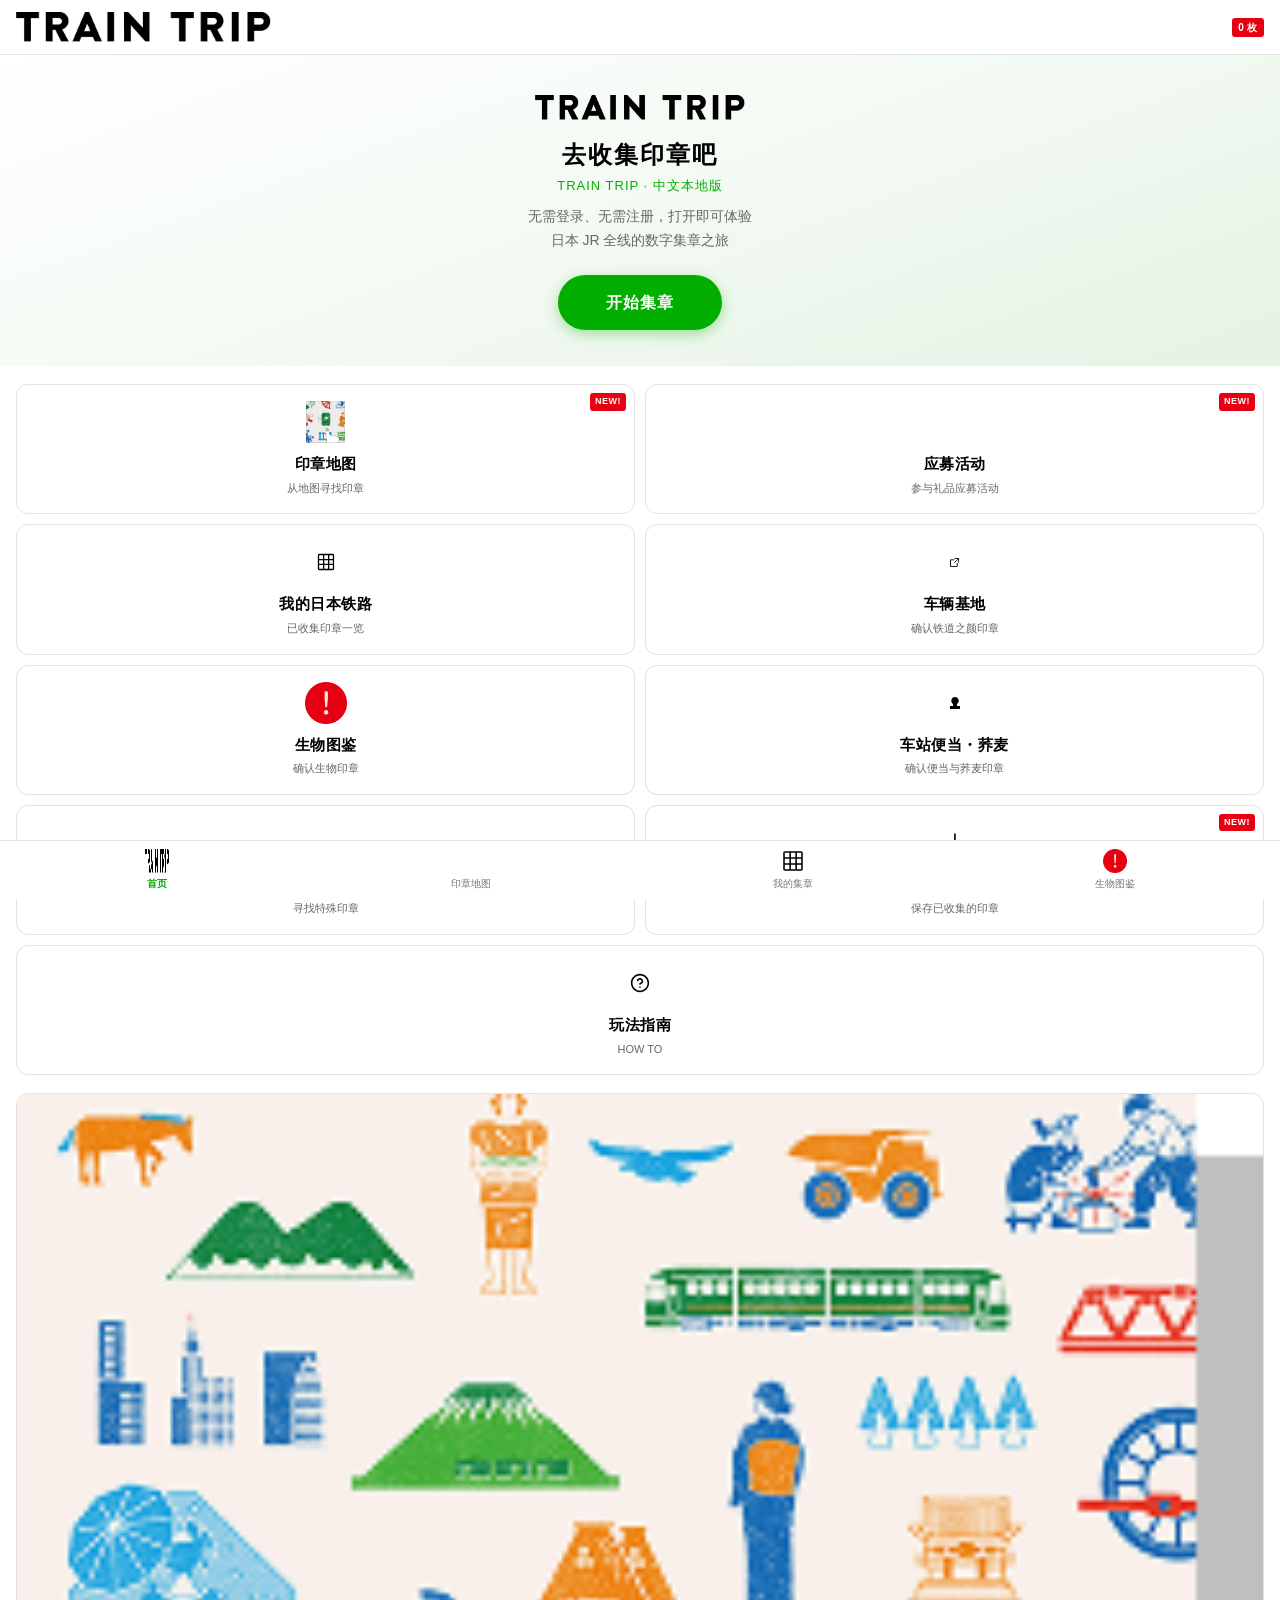
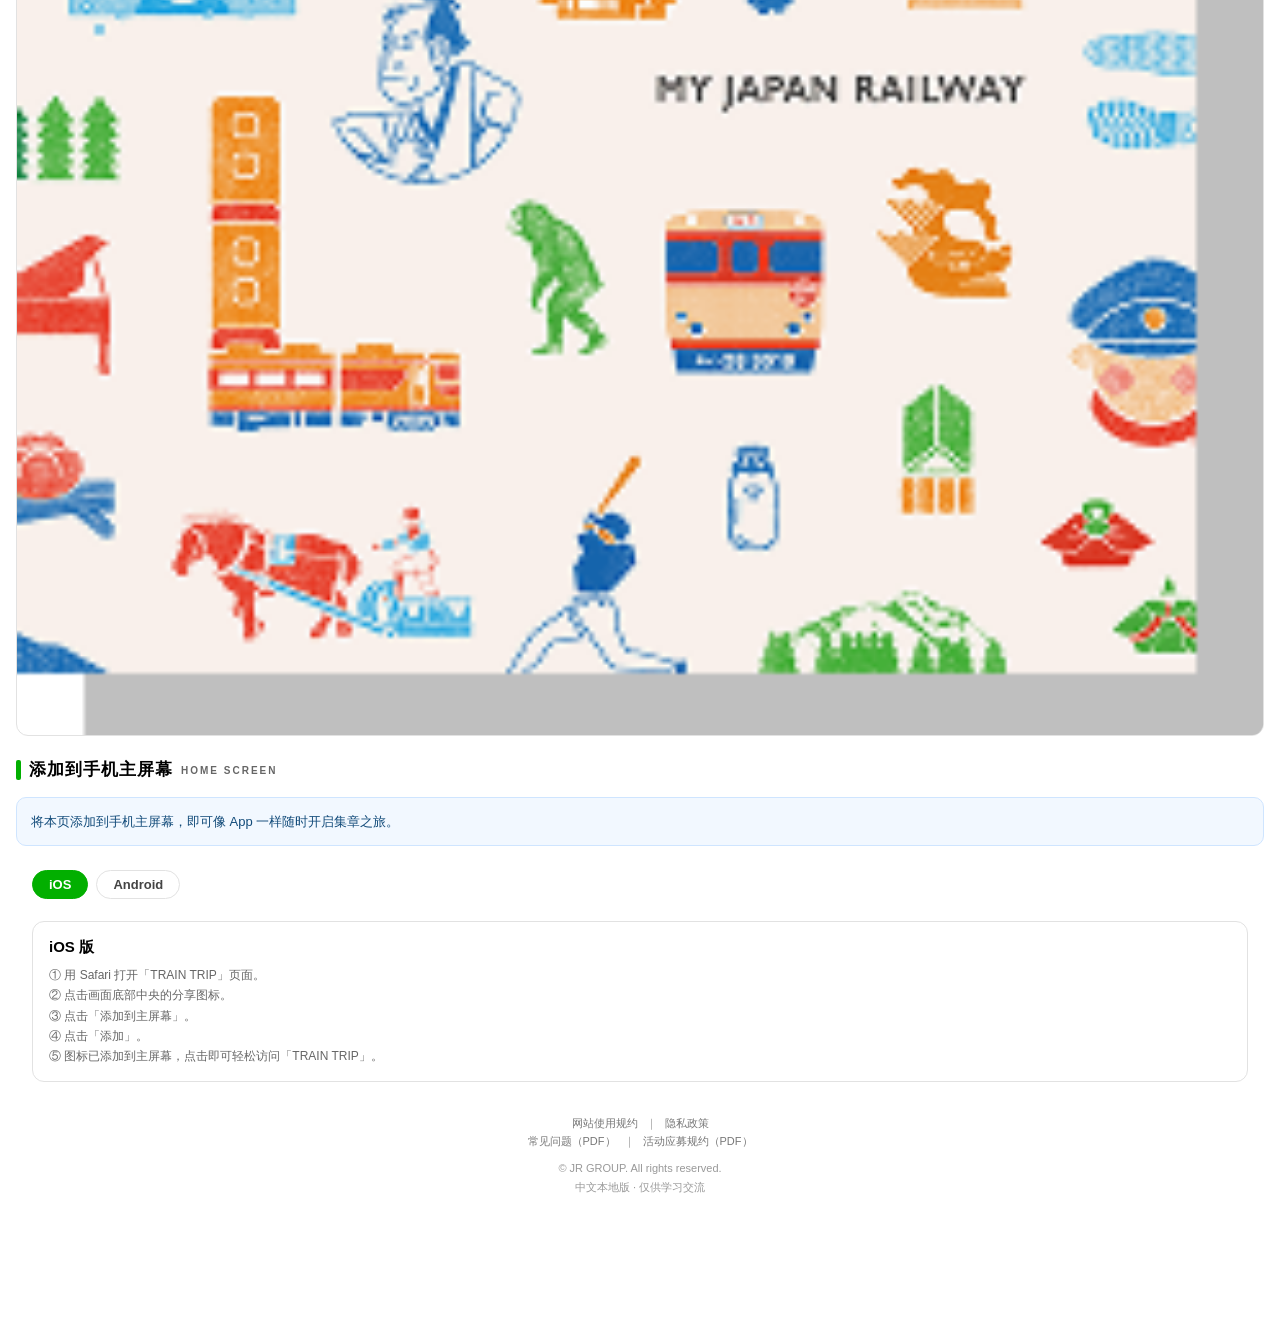
<file: index.html>
<!DOCTYPE html>
<html lang="zh-CN">
<head>
<meta charset="UTF-8">
<meta name="viewport" content="width=device-width, initial-scale=1, viewport-fit=cover">
<meta name="format-detection" content="telephone=no,address=no,email=no">
<title>TRAIN TRIP｜JR集团 集章之旅（中文本地版）</title>
<link rel="stylesheet" href="css/style.css">
<link rel="icon" href="assets/img/common/logo-traintrip.png">
</head>
<body>
<div class="page">

  <header class="site-header">
    <a class="logo" href="index.html"><img src="assets/img/common/logo-traintrip.png" alt="TRAIN TRIP"></a>
    <div class="header-actions">
      <span class="badge-new" id="stampCountTop">0 枚</span>
    </div>
  </header>

  <section class="hero">
    <img class="hero-logo" src="assets/img/common/logo-traintrip.png" alt="TRAIN TRIP">
    <h1>去收集印章吧<span class="sub">TRAIN TRIP · 中文本地版</span></h1>
    <p class="desc">无需登录、无需注册，打开即可体验<br>日本 JR 全线的数字集章之旅</p>
    <a class="cta" href="find.html">开始集章</a>
  </section>

  <nav class="menu-grid">
    <a class="menu-item" href="find.html">
      <span class="mi-new">NEW!</span>
      <span class="mi-icon"><img src="assets/img/find/img-job_stamp.png" alt=""></span>
      <span class="mi-title">印章地图</span>
      <span class="mi-sub">从地图寻找印章</span>
    </a>
    <a class="menu-item" href="campaign.html">
      <span class="mi-new">NEW!</span>
      <span class="mi-icon"><img src="assets/img/common/icon-star.svg" alt=""></span>
      <span class="mi-title">应募活动</span>
      <span class="mi-sub">参与礼品应募活动</span>
    </a>
    <a class="menu-item" href="my.html">
      <span class="mi-icon"><img src="assets/img/common/icon-grid.svg" alt=""></span>
      <span class="mi-title">我的日本铁路</span>
      <span class="mi-sub">已收集印章一览</span>
    </a>
    <a class="menu-item" href="traindepot.html">
      <span class="mi-icon"><img src="assets/img/common/icon-blank.svg" alt=""></span>
      <span class="mi-title">车辆基地</span>
      <span class="mi-sub">确认铁道之颜印章</span>
    </a>
    <a class="menu-item" href="ikimono.html">
      <span class="mi-icon"><img src="assets/img/common/icon-annotation.png" alt=""></span>
      <span class="mi-title">生物图鉴</span>
      <span class="mi-sub">确认生物印章</span>
    </a>
    <a class="menu-item" href="ekiben.html">
      <span class="mi-icon"><img src="assets/img/common/icon-all.svg" alt=""></span>
      <span class="mi-title">车站便当・荞麦</span>
      <span class="mi-sub">确认便当与荞麦印章</span>
    </a>
    <a class="menu-item" href="special-stamp.html">
      <span class="mi-icon"><img src="assets/img/common/icon-star.svg" alt=""></span>
      <span class="mi-title">特殊印章</span>
      <span class="mi-sub">寻找特殊印章</span>
    </a>
    <a class="menu-item" href="save.html">
      <span class="mi-new">NEW!</span>
      <span class="mi-icon"><img src="assets/img/common/icon-save.svg" alt=""></span>
      <span class="mi-title">保存印章</span>
      <span class="mi-sub">保存已收集的印章</span>
    </a>
    <a class="menu-item full" href="howto.html">
      <span class="mi-icon"><img src="assets/img/common/icon-help.svg" alt=""></span>
      <span class="mi-title">玩法指南</span>
      <span class="mi-sub">HOW TO</span>
    </a>
  </nav>

  <div class="top-banner">
    <img src="assets/img/campaign/img-01.png" alt="TRAIN TRIP 集章活动">
  </div>

  <section class="section">
    <h2 class="section-title">添加到手机主屏幕<span class="en">HOME SCREEN</span></h2>
    <p class="notice info">将本页添加到手机主屏幕，即可像 App 一样随时开启集章之旅。</p>

    <div class="filter-tabs">
      <button class="filter-tab active" onclick="switchOs('ios', this)">iOS</button>
      <button class="filter-tab" onclick="switchOs('android', this)">Android</button>
    </div>

    <div id="howto-ios" class="section">
      <div class="card"><h3>iOS 版</h3><div class="meta">
        ① 用 Safari 打开「TRAIN TRIP」页面。<br>
        ② 点击画面底部中央的分享图标。<br>
        ③ 点击「添加到主屏幕」。<br>
        ④ 点击「添加」。<br>
        ⑤ 图标已添加到主屏幕，点击即可轻松访问「TRAIN TRIP」。
      </div></div>
    </div>
    <div id="howto-android" class="section hidden">
      <div class="card"><h3>Android 版</h3><div class="meta">
        ① 用 Chrome 打开「TRAIN TRIP」页面。<br>
        ② 点击右上角菜单图标。<br>
        ③ 点击「添加到主屏幕」。<br>
        ④ 点击「添加」。<br>
        ⑤ 图标已添加到主屏幕，点击即可轻松访问「TRAIN TRIP」。
      </div></div>
    </div>
  </section>

  <footer class="footer">
    <a href="terms.html">网站使用规约</a>｜<a href="privacy.html">隐私政策</a><br>
    <a href="assets/faq.pdf">常见问题（PDF）</a>｜<a href="assets/present_campaign.pdf">活动应募规约（PDF）</a>
    <p class="copyright">© JR GROUP. All rights reserved.<br>中文本地版 · 仅供学习交流</p>
  </footer>

  <nav class="bottom-nav">
    <a href="index.html" class="active"><img src="assets/img/common/logo-traintrip.png" alt="">首页</a>
    <a href="find.html"><img src="assets/img/find/pin_station_white.png" alt="">印章地图</a>
    <a href="my.html"><img src="assets/img/common/icon-grid.svg" alt="">我的集章</a>
    <a href="ikimono.html"><img src="assets/img/common/icon-annotation.png" alt="">生物图鉴</a>
  </nav>
</div>

<script src="js/app.js"></script>
<script>
function switchOs(os, btn) {
  document.querySelectorAll(".filter-tab").forEach(function (t) { t.classList.remove("active"); });
  btn.classList.add("active");
  document.getElementById("howto-ios").classList.toggle("hidden", os !== "ios");
  document.getElementById("howto-android").classList.toggle("hidden", os !== "android");
}
document.addEventListener("stampchange", function () {
  var n = window.TT.countStamps();
  document.getElementById("stampCountTop").textContent = n + " 枚";
});
window.addEventListener("DOMContentLoaded", function () {
  document.getElementById("stampCountTop").textContent = window.TT.countStamps() + " 枚";
});
</script>
</body>
</html>
</file>
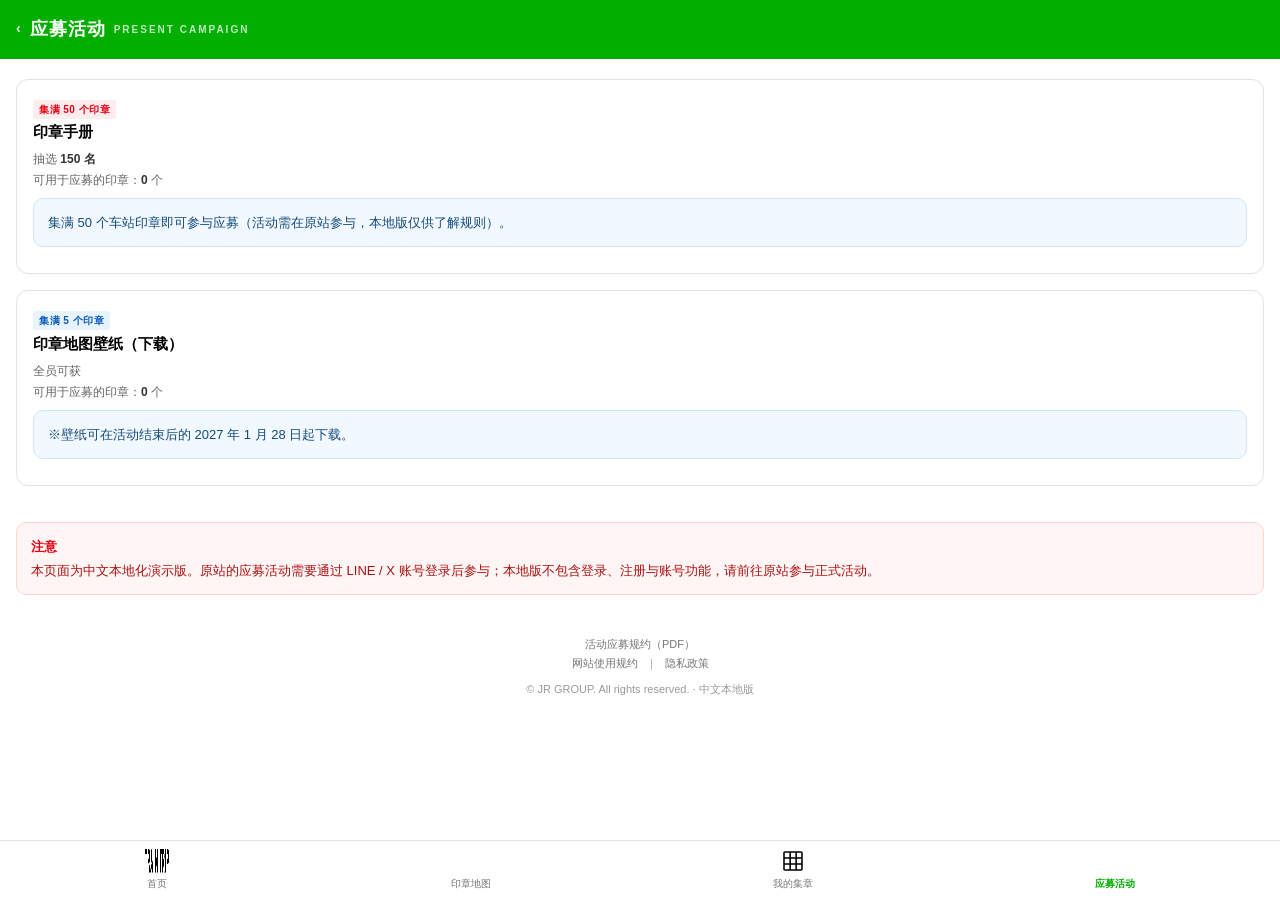
<file: campaign.html>
<!DOCTYPE html>
<html lang="zh-CN">
<head>
<meta charset="UTF-8">
<meta name="viewport" content="width=device-width, initial-scale=1, viewport-fit=cover">
<title>应募活动｜TRAIN TRIP 中文本地版</title>
<link rel="stylesheet" href="css/style.css">
</head>
<body>
<div class="page">
  <div class="page-title"><a class="back" href="index.html">‹</a> 应募活动 <span class="en">PRESENT CAMPAIGN</span></div>

  <section class="section">
    <div class="card">
      <div class="tag red">集满 50 个印章</div>
      <h3>印章手册</h3>
      <div class="meta">抽选 <b>150 名</b><br>可用于应募的印章：<b id="c1">0</b> 个</div>
      <p class="notice info mt8">集满 50 个车站印章即可参与应募（活动需在原站参与，本地版仅供了解规则）。</p>
    </div>
    <div class="card mt16">
      <div class="tag blue">集满 5 个印章</div>
      <h3>印章地图壁纸（下载）</h3>
      <div class="meta">全员可获<br>可用于应募的印章：<b id="c2">0</b> 个</div>
      <p class="notice info mt8">※壁纸可在活动结束后的 2027 年 1 月 28 日起下载。</p>
    </div>
  </section>

  <section class="section">
    <div class="notice caution">
      <span class="n-title">注意</span><br>
      本页面为中文本地化演示版。原站的应募活动需要通过 LINE / X 账号登录后参与；本地版不包含登录、注册与账号功能，请前往原站参与正式活动。
    </div>
  </section>

  <footer class="footer">
    <a href="assets/present_campaign.pdf">活动应募规约（PDF）</a><br>
    <a href="terms.html">网站使用规约</a>｜<a href="privacy.html">隐私政策</a>
    <p class="copyright">© JR GROUP. All rights reserved. · 中文本地版</p>
  </footer>

  <nav class="bottom-nav">
    <a href="index.html"><img src="assets/img/common/logo-traintrip.png" alt="">首页</a>
    <a href="find.html"><img src="assets/img/find/pin_station_white.png" alt="">印章地图</a>
    <a href="my.html"><img src="assets/img/common/icon-grid.svg" alt="">我的集章</a>
    <a href="campaign.html" class="active"><img src="assets/img/common/icon-star.svg" alt="">应募活动</a>
  </nav>
</div>

<script src="js/app.js"></script>
<script>
document.addEventListener("stampchange", update);
function update() {
  var n = window.TT.countStamps();
  document.getElementById("c1").textContent = n;
  document.getElementById("c2").textContent = n;
}
window.addEventListener("DOMContentLoaded", update);
</script>
</body>
</html>
</file>
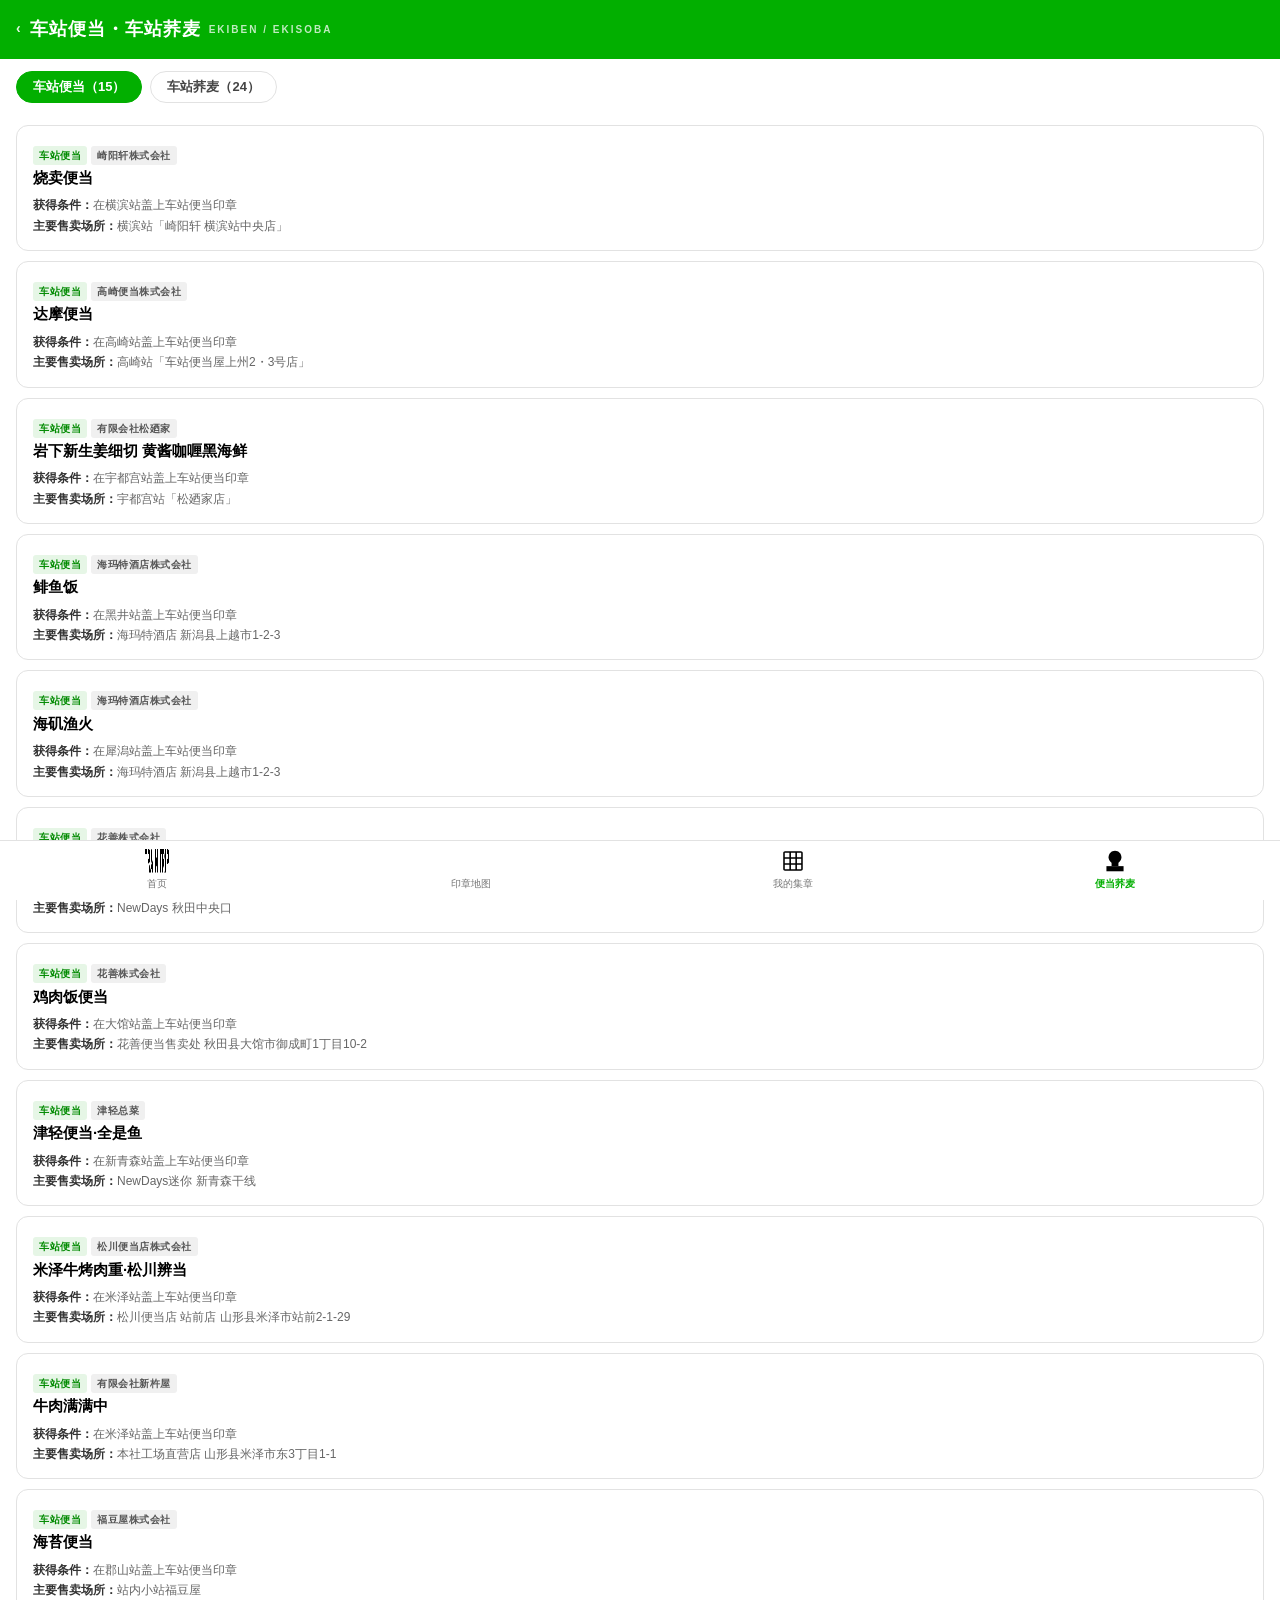
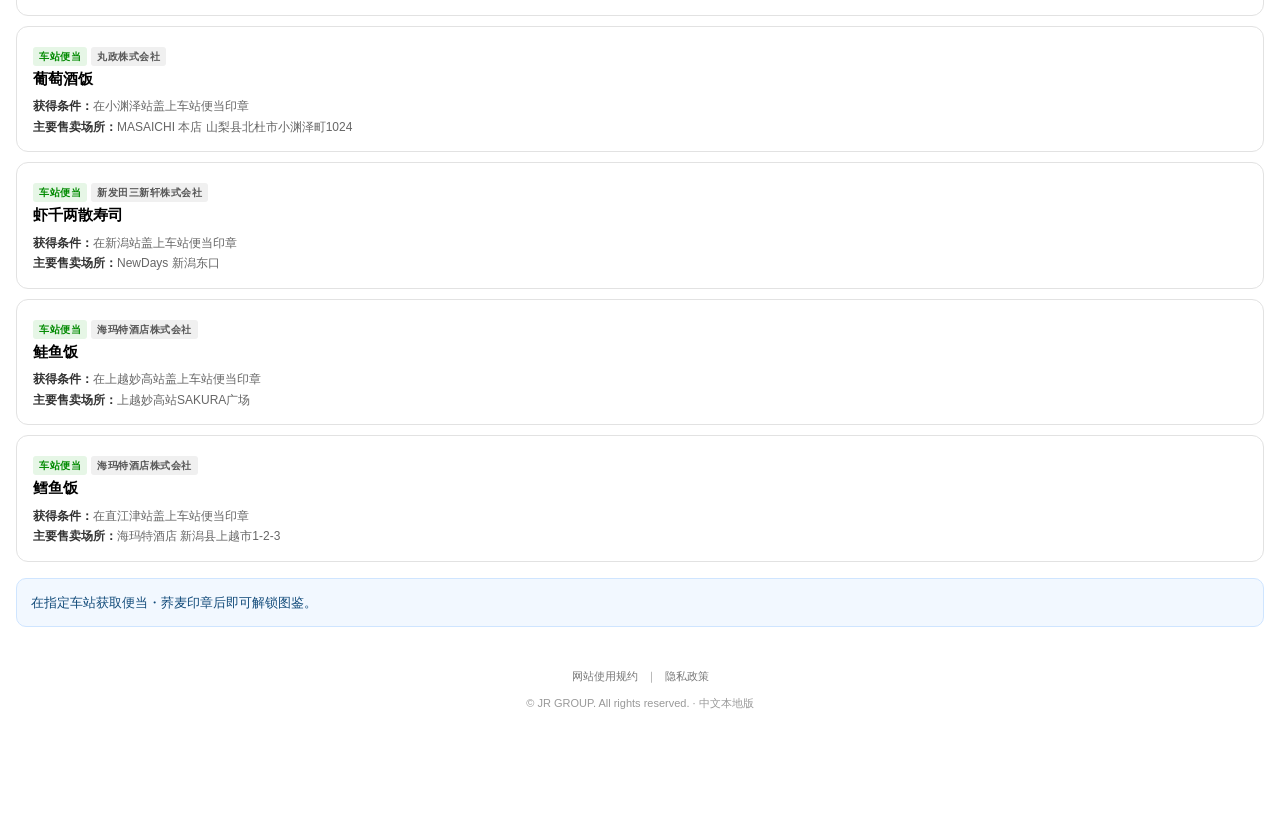
<file: ekiben.html>
<!DOCTYPE html>
<html lang="zh-CN">
<head>
<meta charset="UTF-8">
<meta name="viewport" content="width=device-width, initial-scale=1, viewport-fit=cover">
<title>车站便当・车站荞麦｜TRAIN TRIP 中文本地版</title>
<link rel="stylesheet" href="css/style.css">
</head>
<body>
<div class="page">
  <div class="page-title"><a class="back" href="index.html">‹</a> 车站便当・车站荞麦 <span class="en">EKIBEN / EKISOBA</span></div>

  <div class="filter-tabs">
    <button class="filter-tab active" data-f="ekiben">车站便当（15）</button>
    <button class="filter-tab" data-f="ekisoba">车站荞麦（24）</button>
  </div>

  <section class="section">
    <div class="card-list" id="list"></div>
    <p class="notice info mt16">在指定车站获取便当・荞麦印章后即可解锁图鉴。</p>
  </section>

  <footer class="footer">
    <a href="terms.html">网站使用规约</a>｜<a href="privacy.html">隐私政策</a>
    <p class="copyright">© JR GROUP. All rights reserved. · 中文本地版</p>
  </footer>

  <nav class="bottom-nav">
    <a href="index.html"><img src="assets/img/common/logo-traintrip.png" alt="">首页</a>
    <a href="find.html"><img src="assets/img/find/pin_station_white.png" alt="">印章地图</a>
    <a href="my.html"><img src="assets/img/common/icon-grid.svg" alt="">我的集章</a>
    <a href="ekiben.html" class="active"><img src="assets/img/common/icon-all.svg" alt="">便当荞麦</a>
  </nav>
</div>

<script src="js/app.js"></script>
<script>
var EKIBEN = [], EKISOBA = [];
var mode = "ekiben";
var GRP = {
  "JR北海道":"JR北海道","JR東日本":"JR东日本","JR東海":"JR东海","JR西日本":"JR西日本","JR四国":"JR四国","JR九州":"JR九州"
};

function render() {
  var listEl = document.getElementById("list");
  if (mode === "ekiben") {
    listEl.innerHTML = EKIBEN.map(function (e) {
      return '<div class="card"><div class="tag green">车站便当</div><div class="tag">' + (e.company_cn || "") + '</div>' +
        '<h3>' + e.name_cn + '</h3>' +
        '<div class="meta"><b>获得条件：</b>' + e.cond_cn + '<br><b>主要售卖场所：</b>' + e.place_cn + '</div></div>';
    }).join("");
  } else {
    listEl.innerHTML = EKISOBA.map(function (e) {
      return '<div class="card"><div class="tag blue">车站荞麦</div>' +
        '<h3>' + e.menu_cn + '</h3>' +
        '<div class="meta"><b>店铺：</b>' + e.shop_cn + '<br><b>车站：</b>' + e.station_cn + '</div></div>';
    }).join("");
  }
}
document.querySelectorAll(".filter-tab").forEach(function (t) {
  t.addEventListener("click", function () {
    document.querySelectorAll(".filter-tab").forEach(function (x) { x.classList.remove("active"); });
    t.classList.add("active");
    mode = t.getAttribute("data-f");
    render();
  });
});
window.TT.loadJSON("data/ekiben_cn.json").then(function (d) { EKIBEN = d; render(); });
window.TT.loadJSON("data/ekisoba_cn.json").then(function (d) { EKISOBA = d; });
</script>
</body>
</html>
</file>
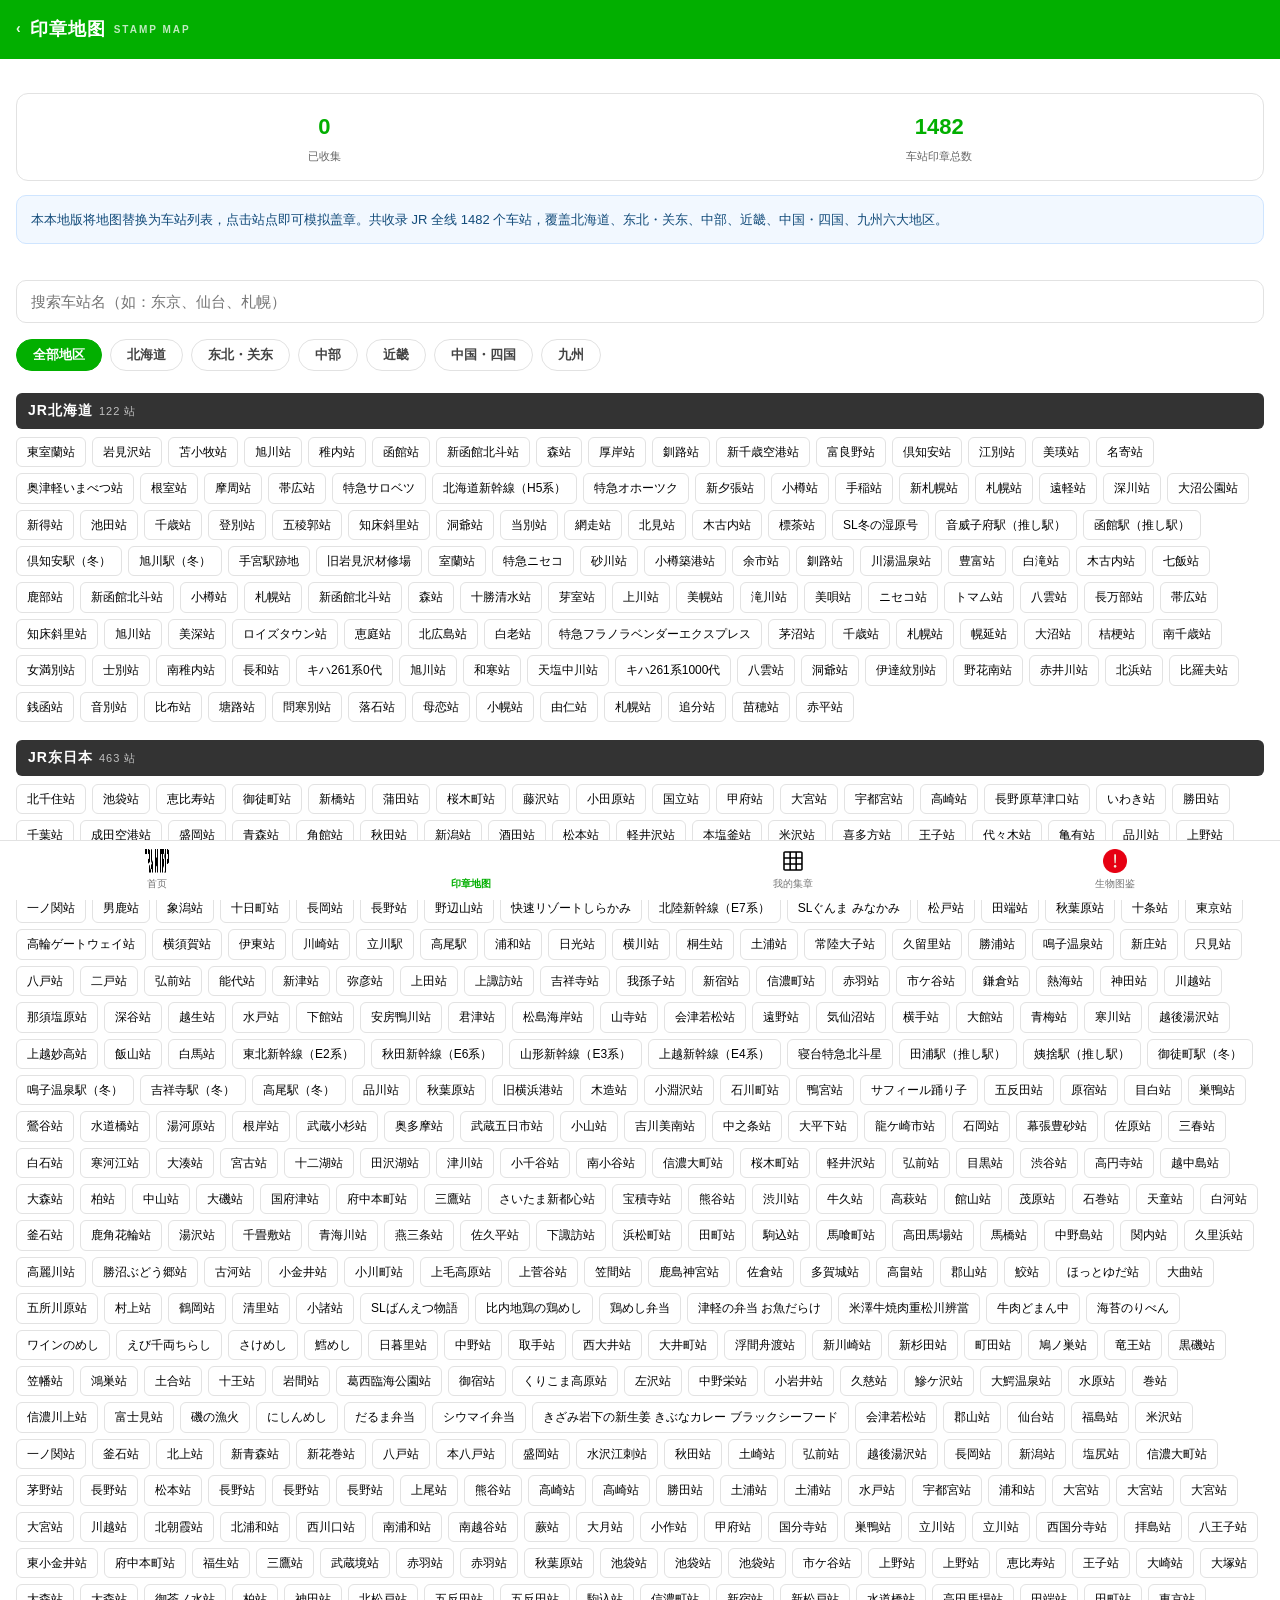
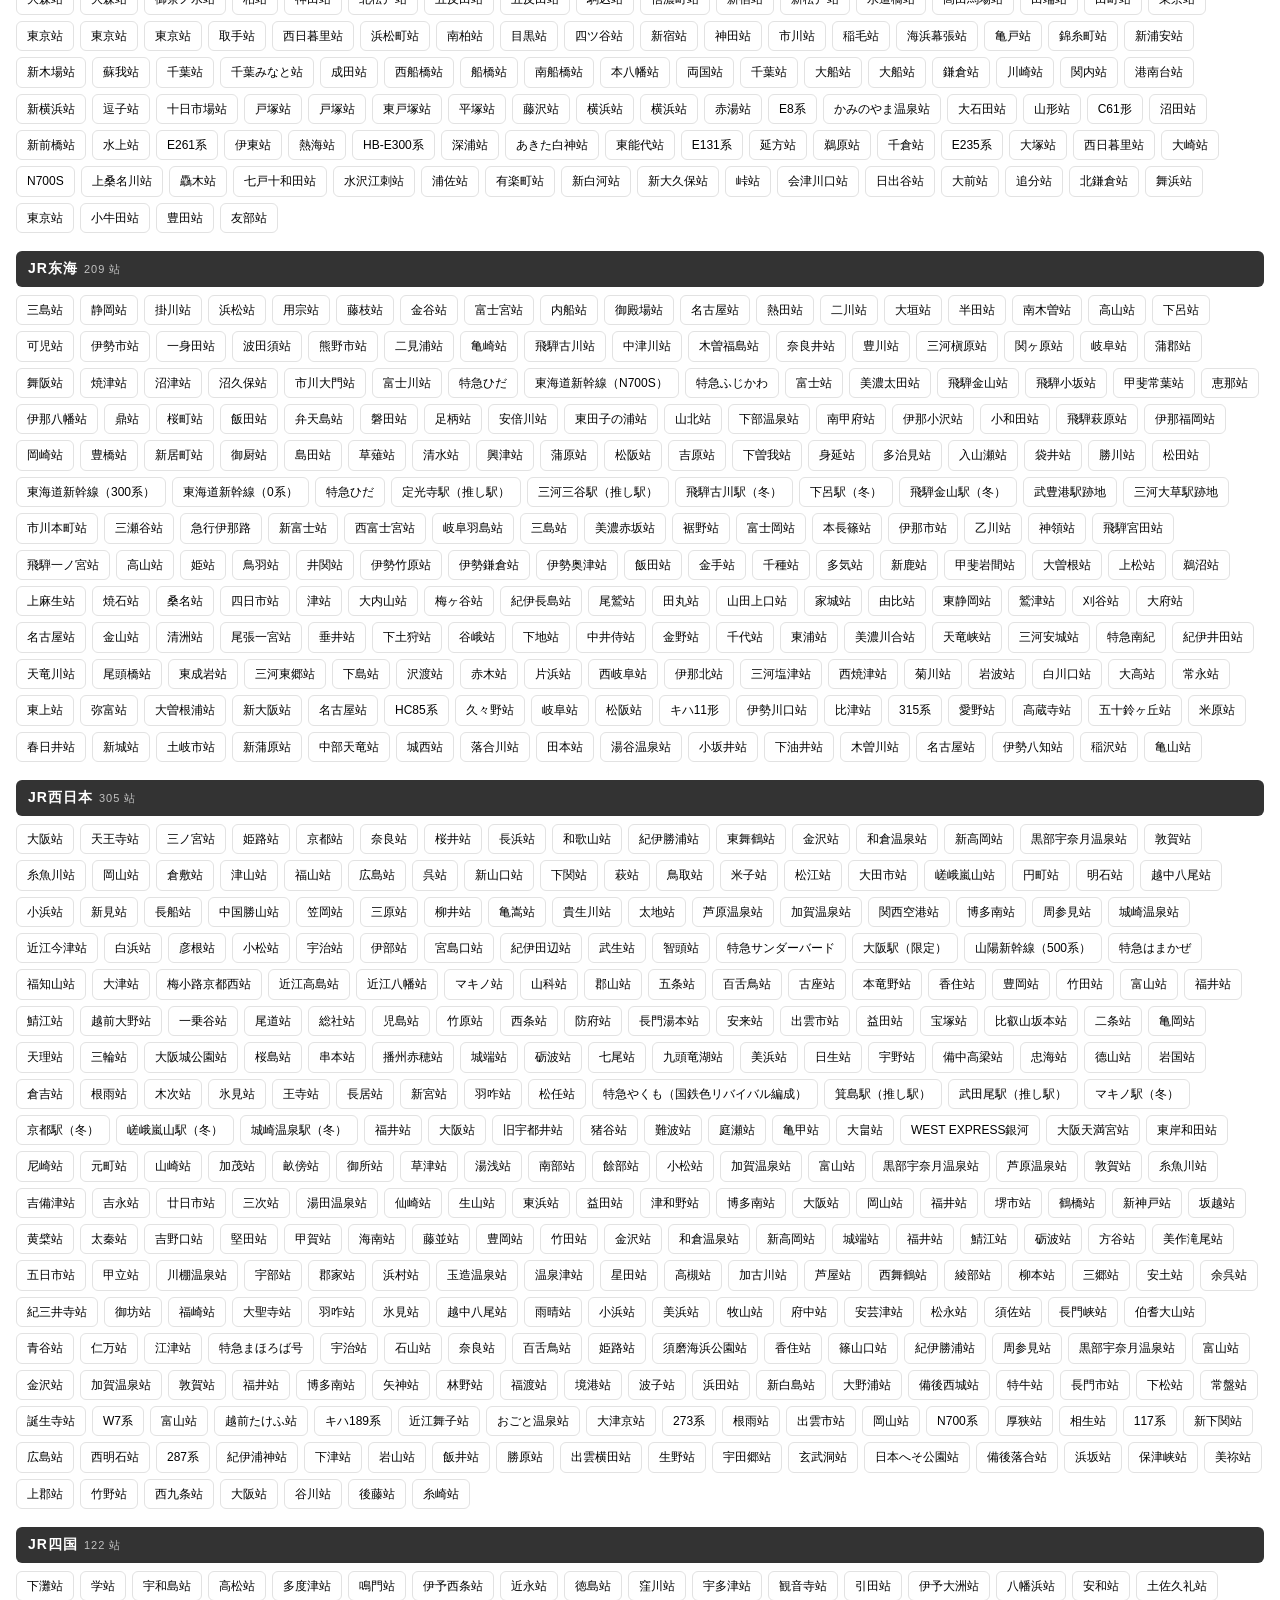
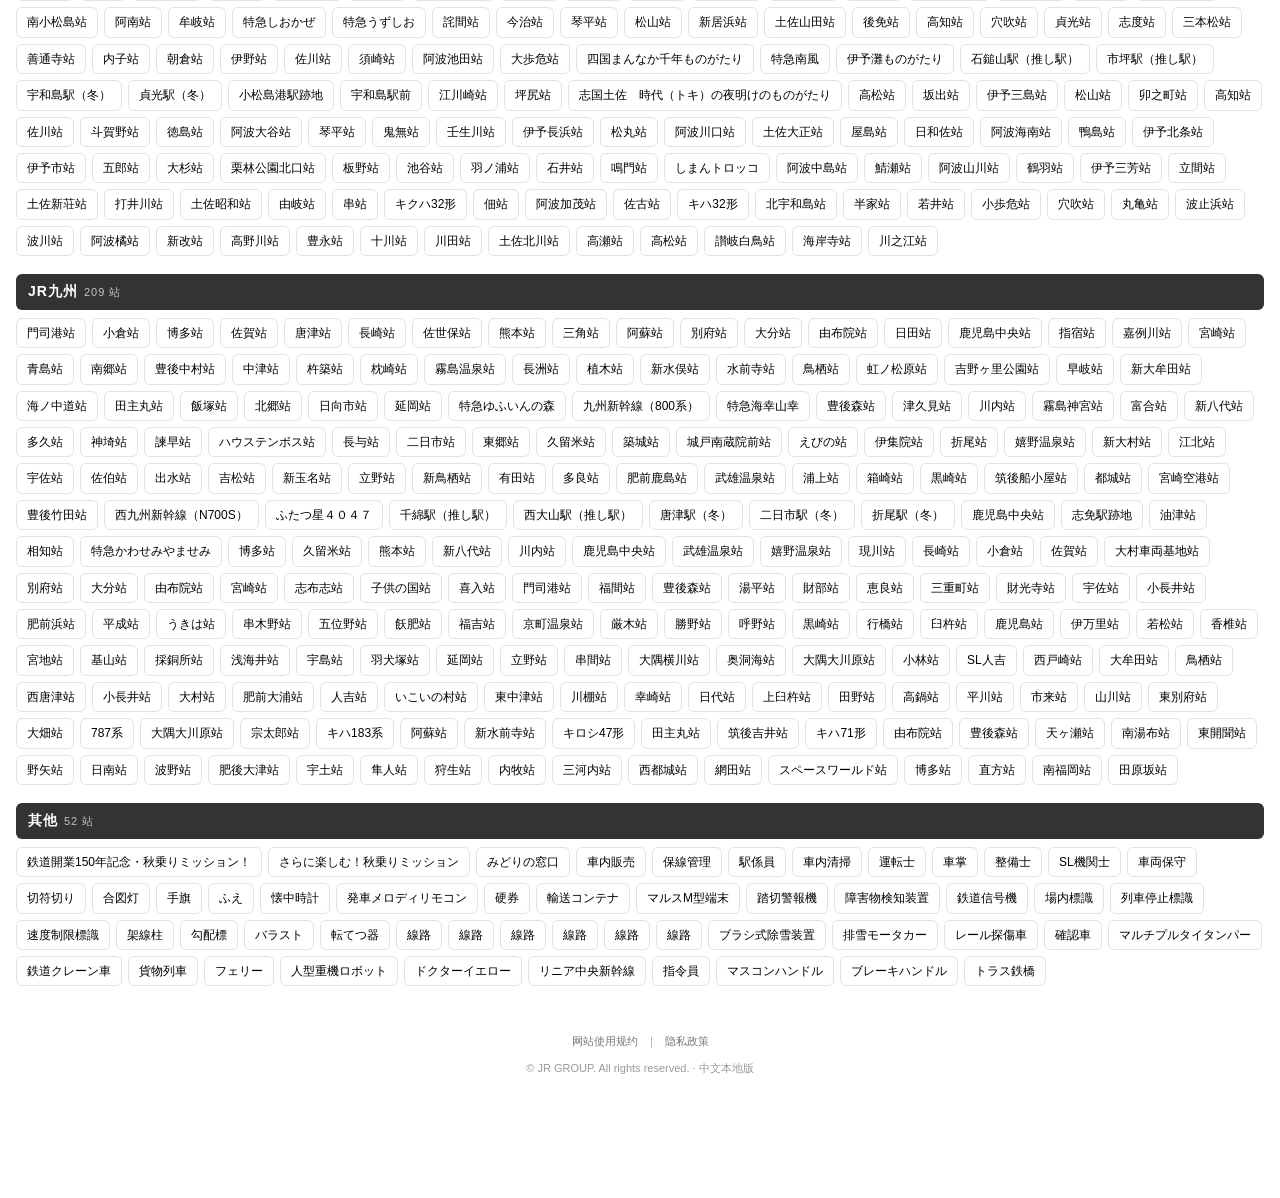
<file: find.html>
<!DOCTYPE html>
<html lang="zh-CN">
<head>
<meta charset="UTF-8">
<meta name="viewport" content="width=device-width, initial-scale=1, viewport-fit=cover">
<title>印章地图｜TRAIN TRIP 中文本地版</title>
<link rel="stylesheet" href="css/style.css">
</head>
<body>
<div class="page">
  <div class="page-title"><a class="back" href="index.html">‹</a> 印章地图 <span class="en">STAMP MAP</span></div>

  <section class="section">
    <div class="stats-bar">
      <div class="stat"><div class="num" id="gotNum">0</div><div class="label">已收集</div></div>
      <div class="stat"><div class="num" id="totalNum">0</div><div class="label">车站印章总数</div></div>
    </div>
    <p class="notice info">本本地版将地图替换为车站列表，点击站点即可模拟盖章。共收录 JR 全线 1482 个车站，覆盖北海道、东北・关东、中部、近畿、中国・四国、九州六大地区。</p>
  </section>

  <div class="section">
    <input type="search" id="search" placeholder="搜索车站名（如：东京、仙台、札幌）"
      style="width:100%;padding:12px 14px;border:1px solid #e2e2e2;border-radius:10px;font-size:15px;font-family:inherit;">
  </div>

  <div class="filter-tabs" id="areaTabs">
    <button class="filter-tab active" data-a="">全部地区</button>
    <button class="filter-tab" data-a="北海道">北海道</button>
    <button class="filter-tab" data-a="東北・関東">东北・关东</button>
    <button class="filter-tab" data-a="中部">中部</button>
    <button class="filter-tab" data-a="近畿">近畿</button>
    <button class="filter-tab" data-a="中国・四国">中国・四国</button>
    <button class="filter-tab" data-a="九州">九州</button>
  </div>

  <section class="section" id="list"></section>

  <footer class="footer">
    <a href="terms.html">网站使用规约</a>｜<a href="privacy.html">隐私政策</a>
    <p class="copyright">© JR GROUP. All rights reserved. · 中文本地版</p>
  </footer>

  <nav class="bottom-nav">
    <a href="index.html"><img src="assets/img/common/logo-traintrip.png" alt="">首页</a>
    <a href="find.html" class="active"><img src="assets/img/find/pin_station_white.png" alt="">印章地图</a>
    <a href="my.html"><img src="assets/img/common/icon-grid.svg" alt="">我的集章</a>
    <a href="ikimono.html"><img src="assets/img/common/icon-annotation.png" alt="">生物图鉴</a>
  </nav>
</div>

<script src="js/app.js"></script>
<script>
var ALL = [];
var area = "";
var kw = "";

function render() {
  var listEl = document.getElementById("list");
  var list = ALL;
  if (area) list = list.filter(function (d) { return d.area === area; });
  if (kw) list = list.filter(function (d) { return d.name.indexOf(kw) >= 0; });
  if (!list.length) {
    listEl.innerHTML = '<div class="notice">没有符合条件的车站。</div>';
    return;
  }
  // 按公司分组展示
  var groups = {};
  list.forEach(function (d) {
    var g = d.group || "其他";
    (groups[g] = groups[g] || []).push(d);
  });
  var html = "";
  Object.keys(groups).forEach(function (g) {
    html += '<div class="station-group"><h4>' + (window.TT.GROUP_CN[g] || g) + '<span class="n">' + groups[g].length + ' 站</span></h4><div class="station-chips">';
    groups[g].forEach(function (d) {
      var got = window.TT.hasStamp("st_" + d.id);
      html += '<span class="station-chip' + (got ? " got" : "") + '" data-id="' + d.id + '" data-name="' + d.name + '">' +
        window.TT.stationLabel(d.name) + (got ? " ✓" : "") + '</span>';
    });
    html += '</div></div>';
  });
  listEl.innerHTML = html;
  // 绑定点击盖章
  listEl.querySelectorAll(".station-chip").forEach(function (chip) {
    chip.addEventListener("click", function () {
      var id = "st_" + chip.getAttribute("data-id");
      var got = window.TT.hasStamp(id);
      if (got) { window.TT.removeStamp(id); chip.classList.remove("got"); chip.textContent = chip.textContent.replace(" ✓", ""); }
      else {
        window.TT.addStamp(id);
        chip.classList.add("got");
        chip.textContent = chip.textContent + " ✓";
      }
      updateCount();
    });
  });
}
function updateCount() {
  document.getElementById("gotNum").textContent = window.TT.countStamps();
}
document.getElementById("search").addEventListener("input", function (e) { kw = e.target.value.trim(); render(); });
document.querySelectorAll("#areaTabs .filter-tab").forEach(function (t) {
  t.addEventListener("click", function () {
    document.querySelectorAll("#areaTabs .filter-tab").forEach(function (x) { x.classList.remove("active"); });
    t.classList.add("active");
    area = t.getAttribute("data-a");
    render();
  });
});
window.TT.loadJSON("data/stations_cn.json").then(function (d) {
  ALL = d;
  document.getElementById("totalNum").textContent = d.length;
  render();
});
</script>
</body>
</html>
</file>
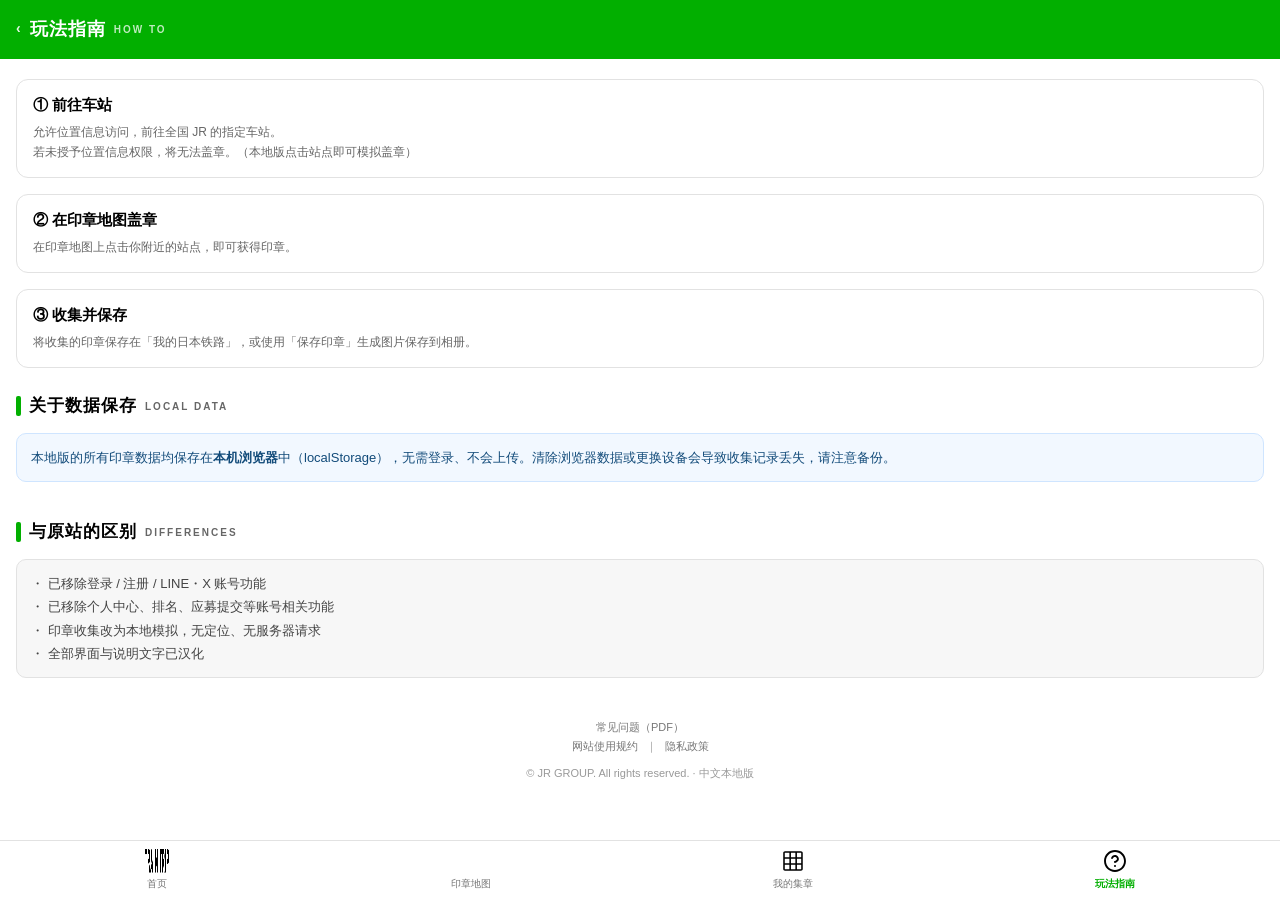
<file: howto.html>
<!DOCTYPE html>
<html lang="zh-CN">
<head>
<meta charset="UTF-8">
<meta name="viewport" content="width=device-width, initial-scale=1, viewport-fit=cover">
<title>玩法指南｜TRAIN TRIP 中文本地版</title>
<link rel="stylesheet" href="css/style.css">
</head>
<body>
<div class="page">
  <div class="page-title"><a class="back" href="index.html">‹</a> 玩法指南 <span class="en">HOW TO</span></div>

  <section class="section">
    <div class="card">
      <h3>① 前往车站</h3>
      <div class="meta">允许位置信息访问，前往全国 JR 的指定车站。<br>若未授予位置信息权限，将无法盖章。（本地版点击站点即可模拟盖章）</div>
    </div>
    <div class="card mt16">
      <h3>② 在印章地图盖章</h3>
      <div class="meta">在印章地图上点击你附近的站点，即可获得印章。</div>
    </div>
    <div class="card mt16">
      <h3>③ 收集并保存</h3>
      <div class="meta">将收集的印章保存在「我的日本铁路」，或使用「保存印章」生成图片保存到相册。</div>
    </div>
  </section>

  <section class="section">
    <h2 class="section-title">关于数据保存<span class="en">LOCAL DATA</span></h2>
    <p class="notice info">本地版的所有印章数据均保存在<b>本机浏览器</b>中（localStorage），无需登录、不会上传。清除浏览器数据或更换设备会导致收集记录丢失，请注意备份。</p>
  </section>

  <section class="section">
    <h2 class="section-title">与原站的区别<span class="en">DIFFERENCES</span></h2>
    <div class="notice">
      ・ 已移除登录 / 注册 / LINE・X 账号功能<br>
      ・ 已移除个人中心、排名、应募提交等账号相关功能<br>
      ・ 印章收集改为本地模拟，无定位、无服务器请求<br>
      ・ 全部界面与说明文字已汉化
    </div>
  </section>

  <footer class="footer">
    <a href="assets/faq.pdf">常见问题（PDF）</a><br>
    <a href="terms.html">网站使用规约</a>｜<a href="privacy.html">隐私政策</a>
    <p class="copyright">© JR GROUP. All rights reserved. · 中文本地版</p>
  </footer>

  <nav class="bottom-nav">
    <a href="index.html"><img src="assets/img/common/logo-traintrip.png" alt="">首页</a>
    <a href="find.html"><img src="assets/img/find/pin_station_white.png" alt="">印章地图</a>
    <a href="my.html"><img src="assets/img/common/icon-grid.svg" alt="">我的集章</a>
    <a href="howto.html" class="active"><img src="assets/img/common/icon-help.svg" alt="">玩法指南</a>
  </nav>
</div>

<script src="js/app.js"></script>
</body>
</html>
</file>
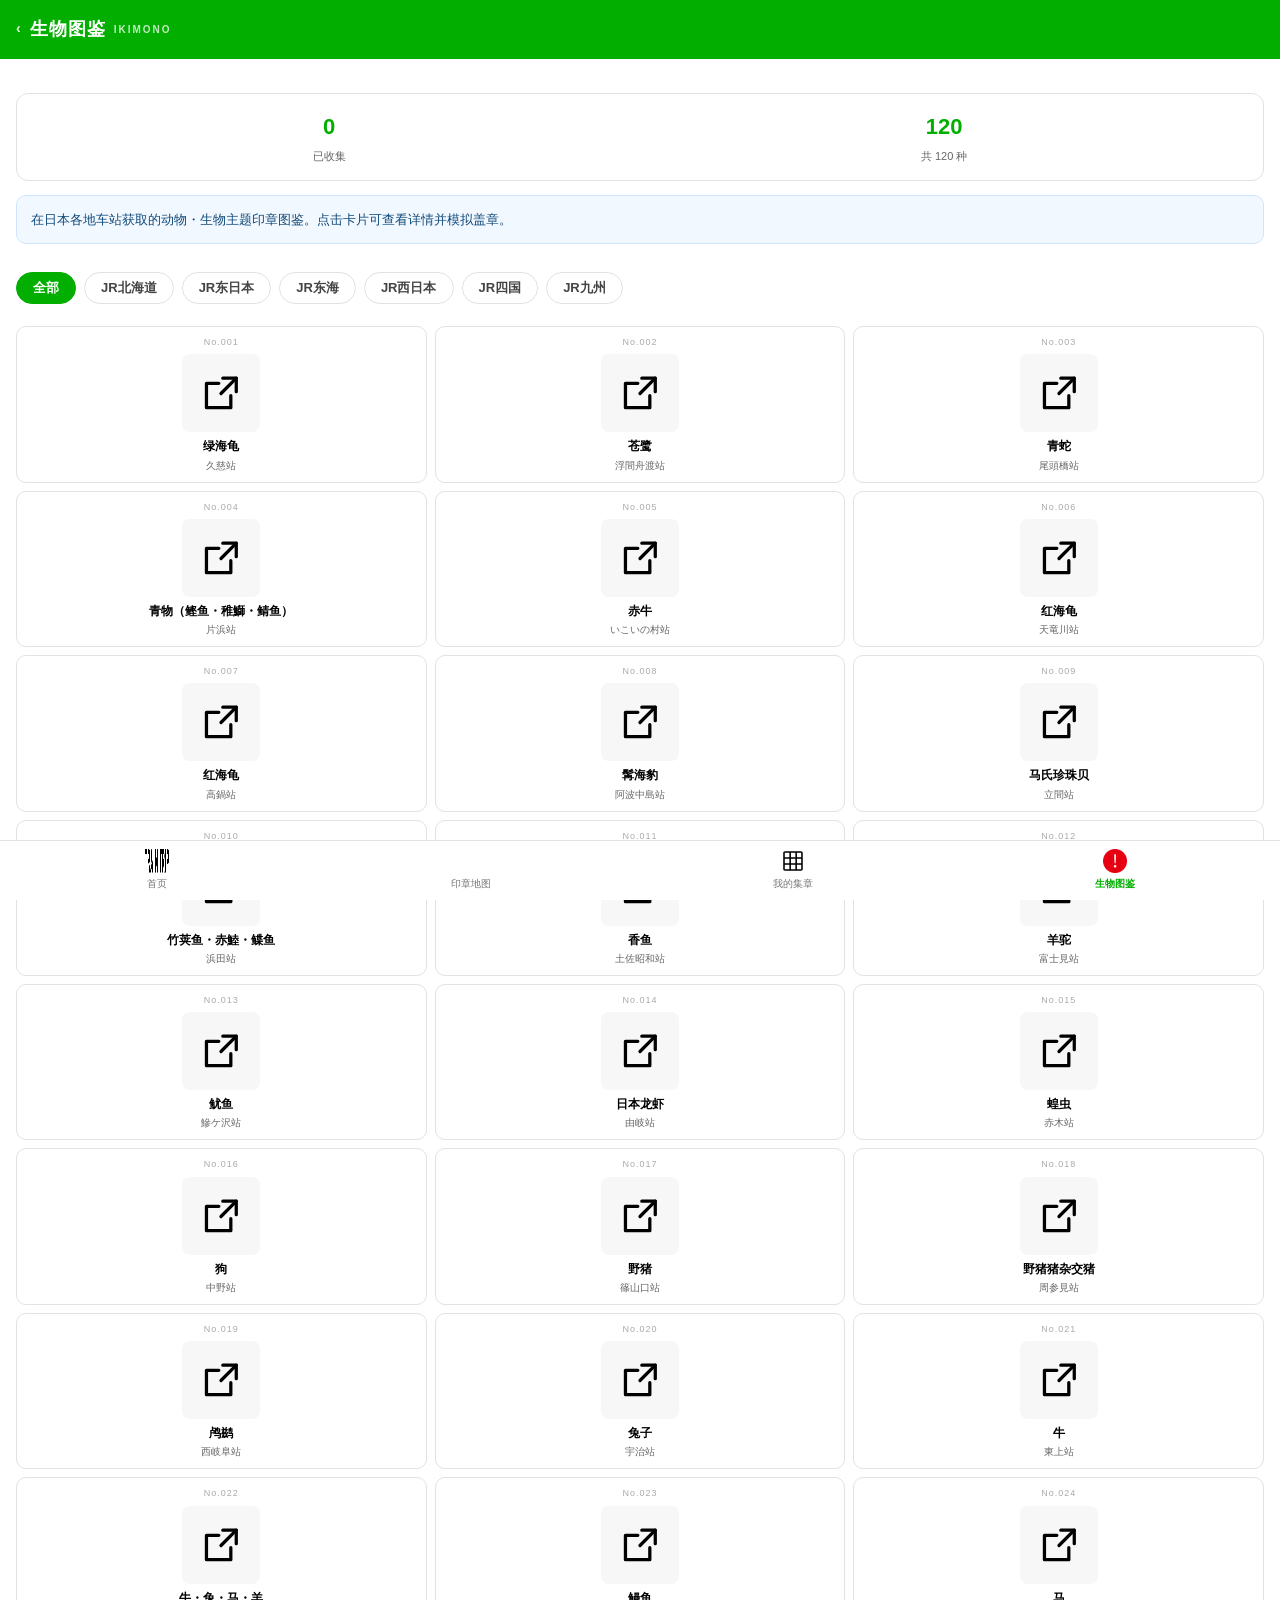
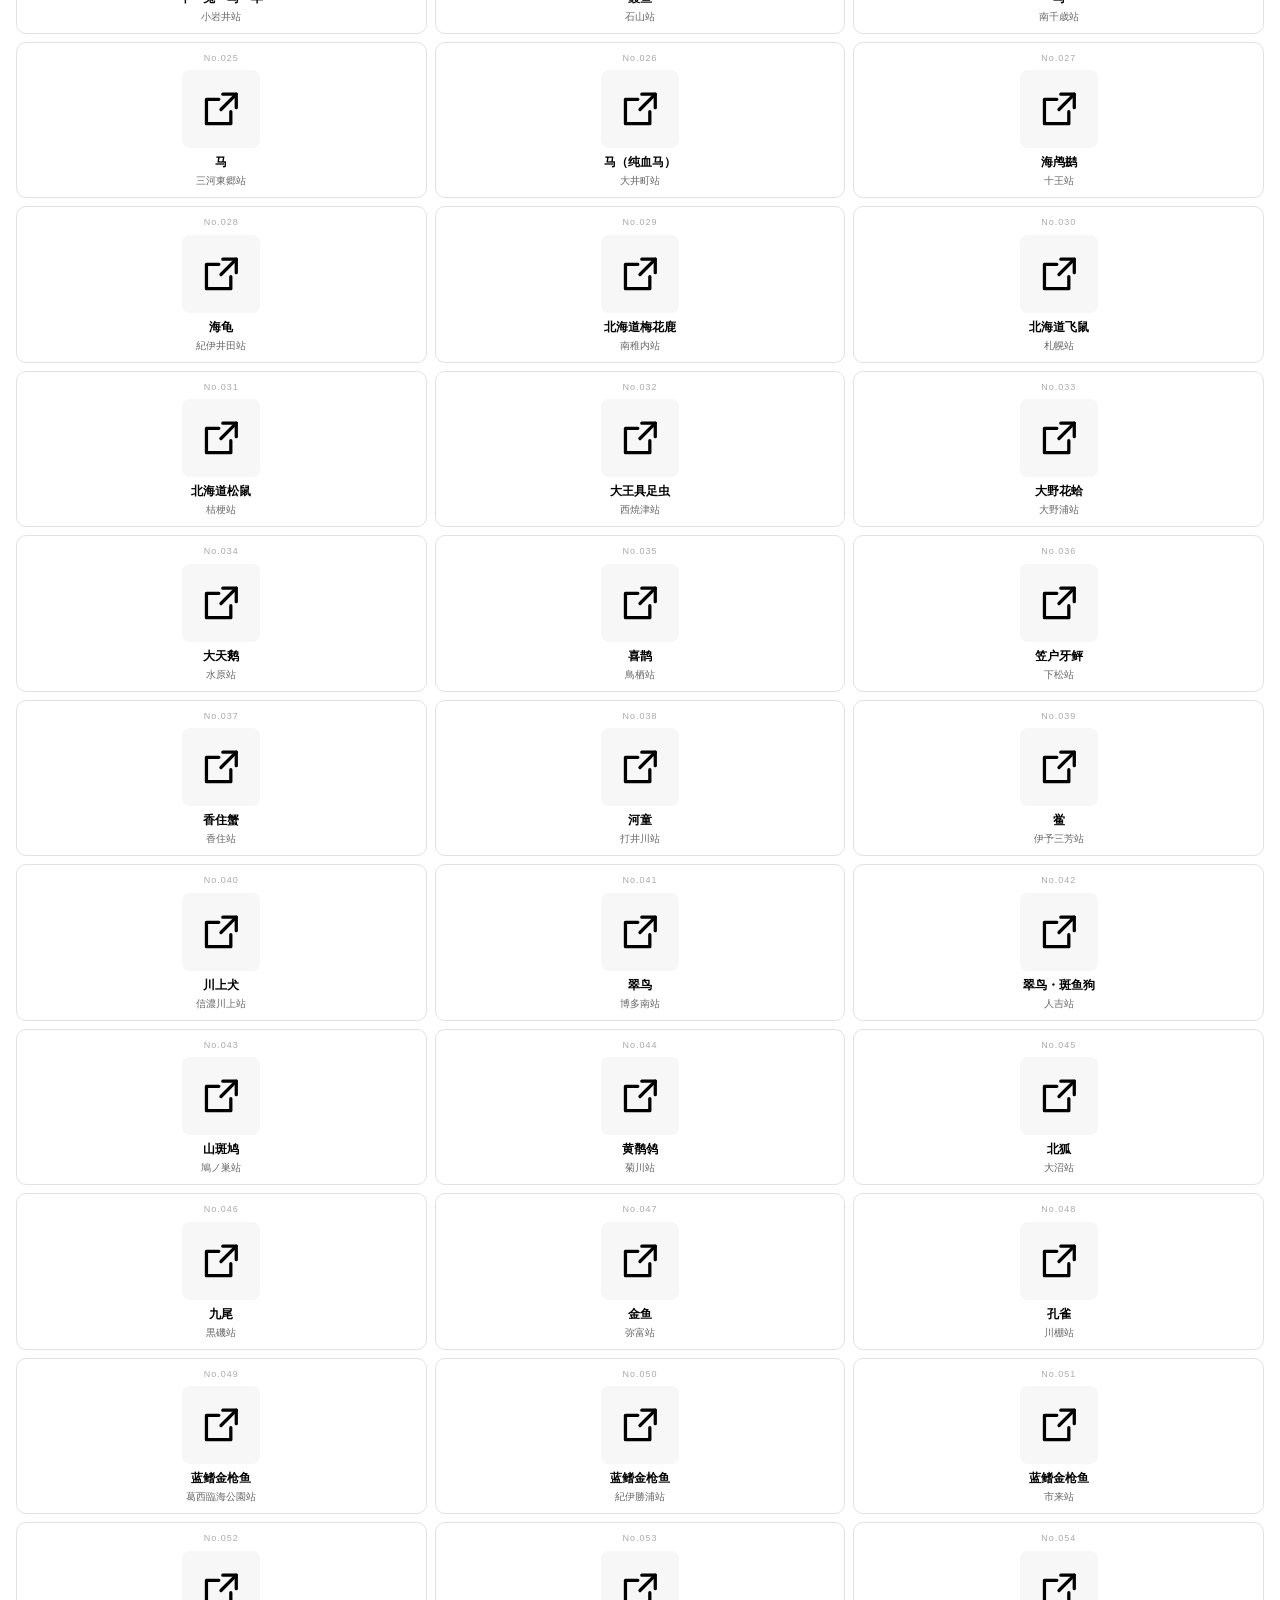
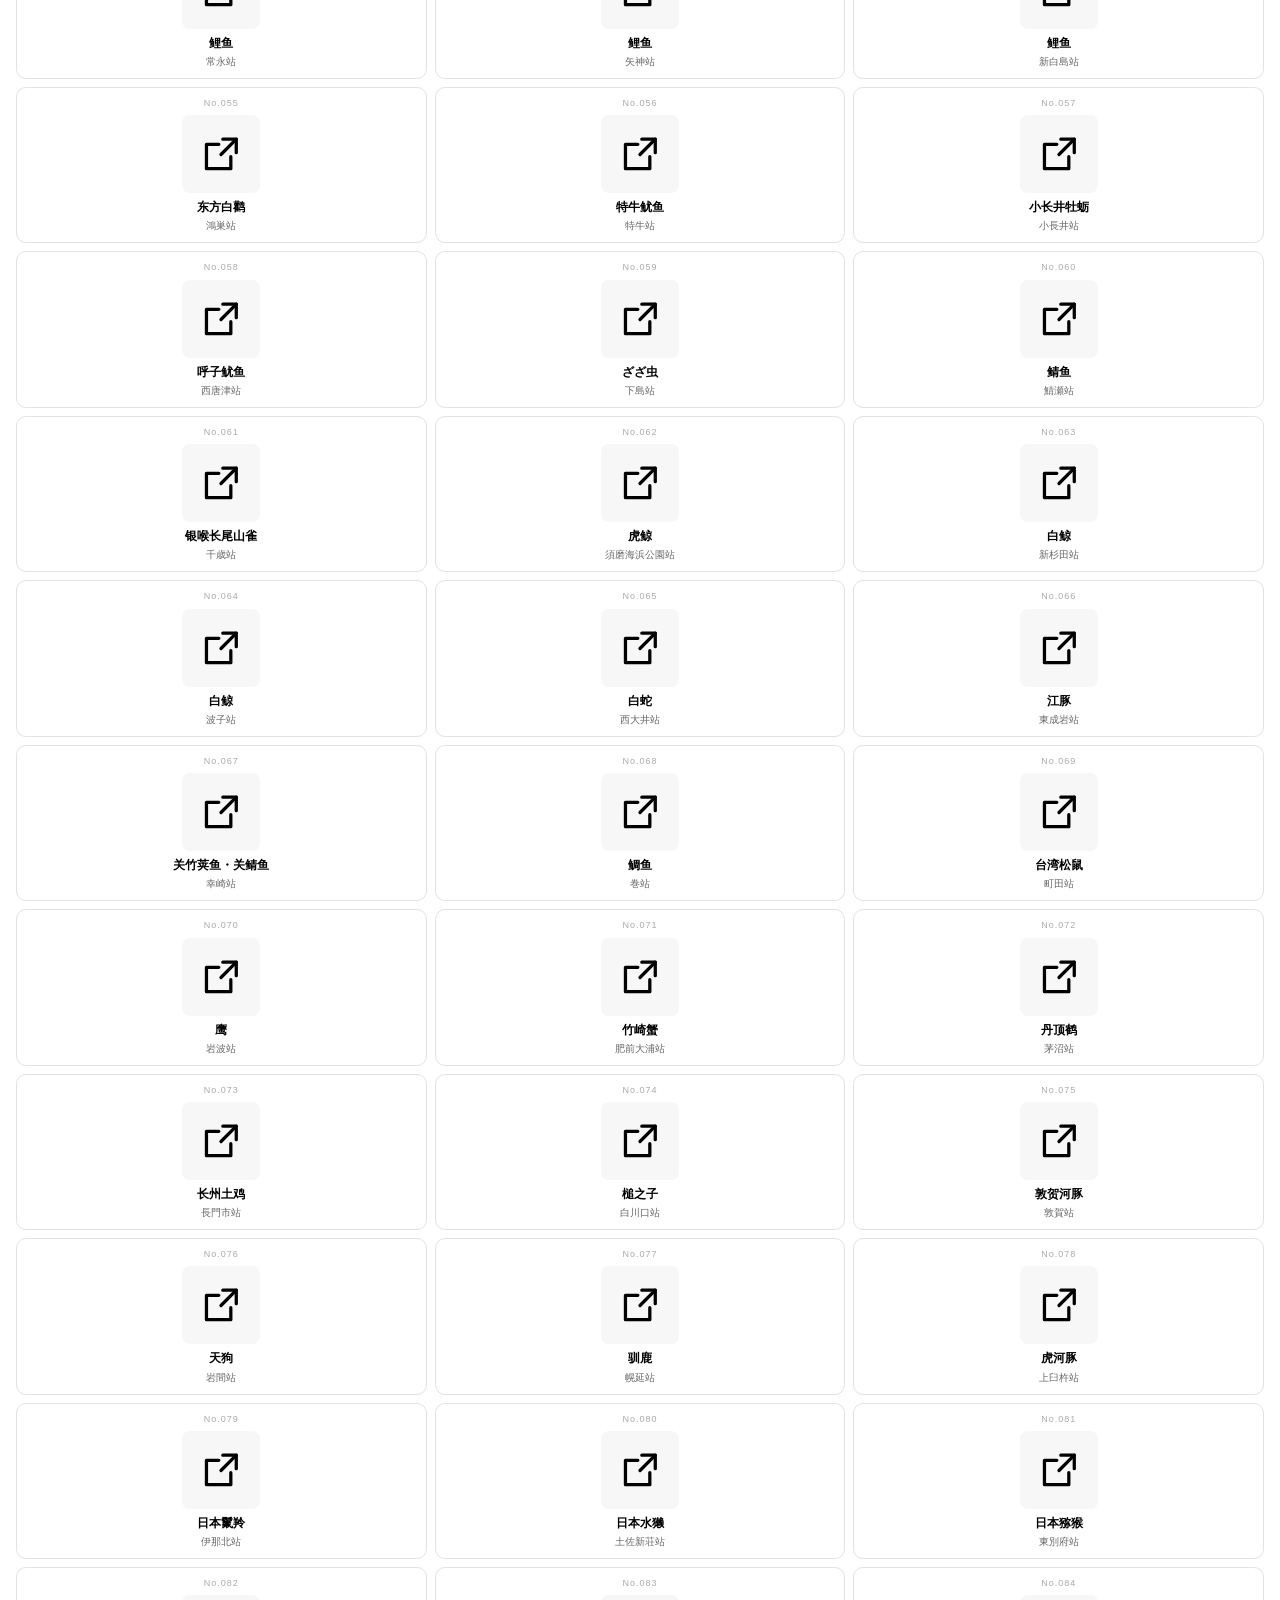
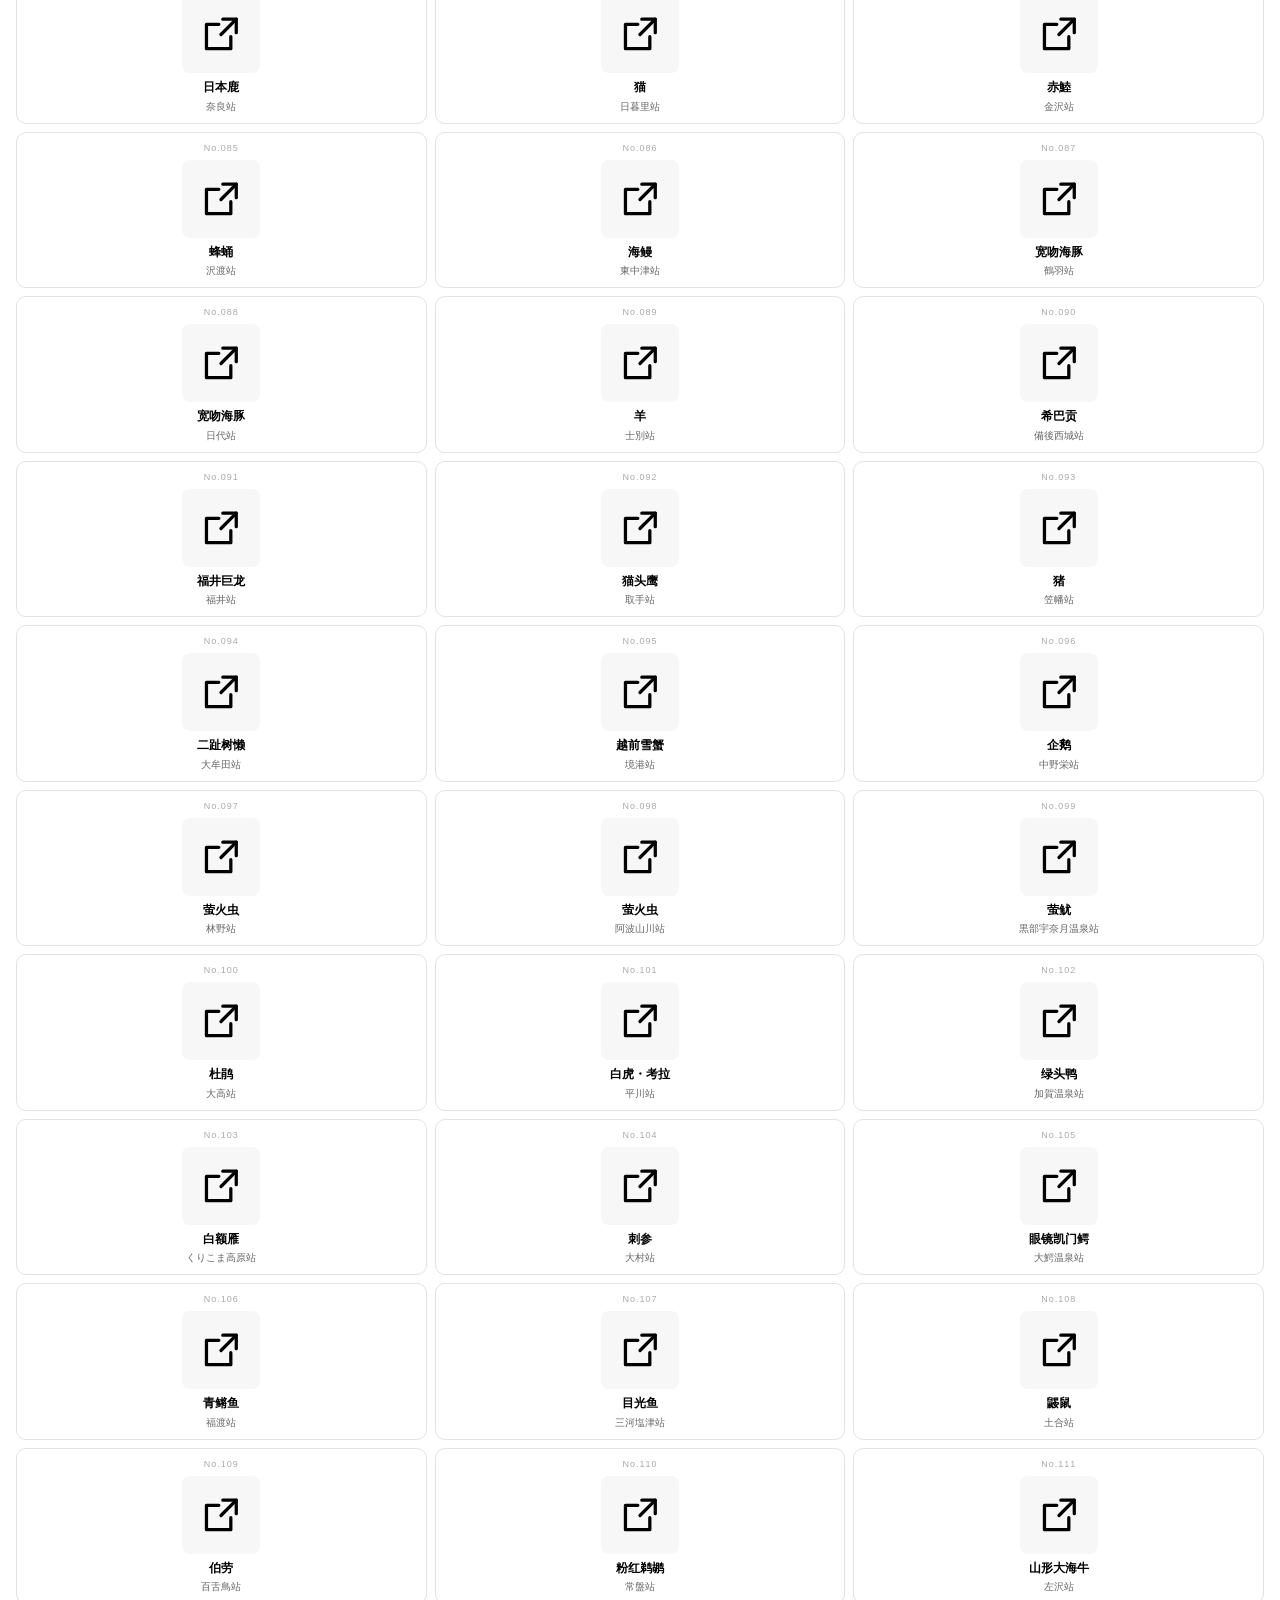
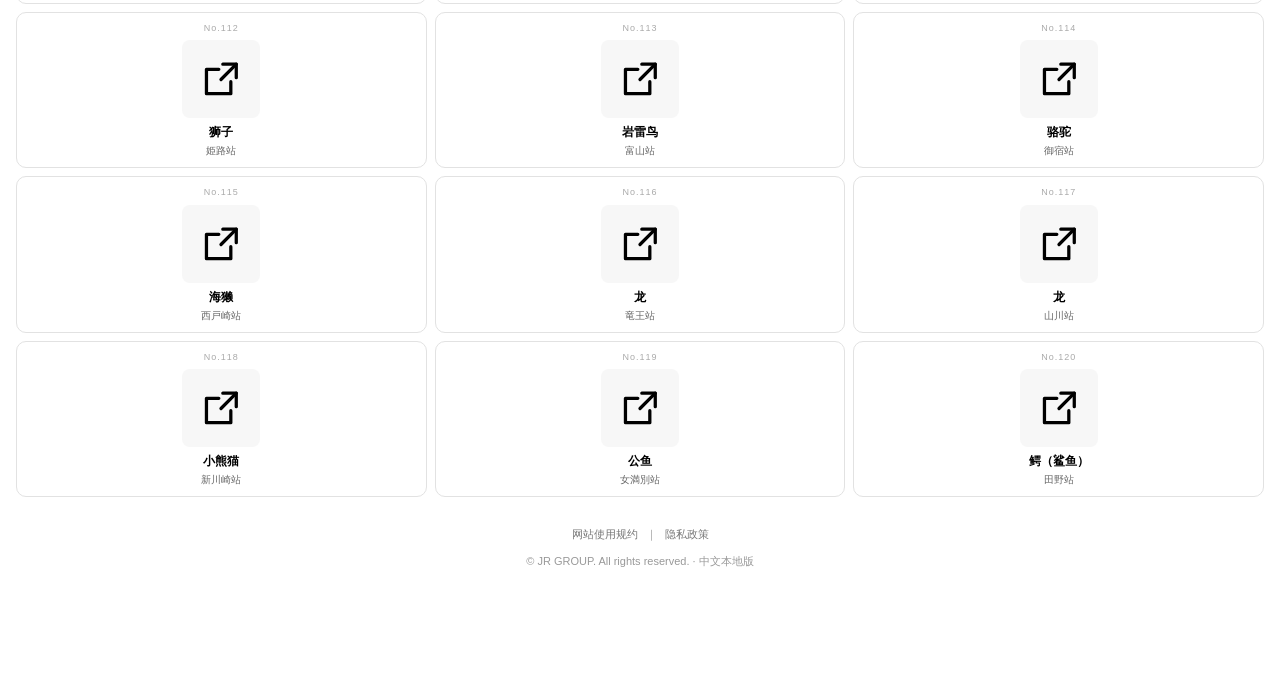
<file: ikimono.html>
<!DOCTYPE html>
<html lang="zh-CN">
<head>
<meta charset="UTF-8">
<meta name="viewport" content="width=device-width, initial-scale=1, viewport-fit=cover">
<title>生物图鉴｜TRAIN TRIP 中文本地版</title>
<link rel="stylesheet" href="css/style.css">
</head>
<body>
<div class="page">
  <div class="page-title"><a class="back" href="index.html">‹</a> 生物图鉴 <span class="en">IKIMONO</span></div>

  <section class="section">
    <div class="stats-bar">
      <div class="stat"><div class="num" id="gotNum">0</div><div class="label">已收集</div></div>
      <div class="stat"><div class="num">120</div><div class="label">共 120 种</div></div>
    </div>
    <p class="notice info">在日本各地车站获取的动物・生物主题印章图鉴。点击卡片可查看详情并模拟盖章。</p>
  </section>

  <div class="filter-tabs">
    <button class="filter-tab active" data-f="all">全部</button>
    <button class="filter-tab" data-f="JR北海道">JR北海道</button>
    <button class="filter-tab" data-f="JR東日本">JR东日本</button>
    <button class="filter-tab" data-f="JR東海">JR东海</button>
    <button class="filter-tab" data-f="JR西日本">JR西日本</button>
    <button class="filter-tab" data-f="JR四国">JR四国</button>
    <button class="filter-tab" data-f="JR九州">JR九州</button>
  </div>

  <section class="section">
    <div class="ikimono-grid" id="grid"></div>
  </section>

  <footer class="footer">
    <a href="terms.html">网站使用规约</a>｜<a href="privacy.html">隐私政策</a>
    <p class="copyright">© JR GROUP. All rights reserved. · 中文本地版</p>
  </footer>

  <nav class="bottom-nav">
    <a href="index.html"><img src="assets/img/common/logo-traintrip.png" alt="">首页</a>
    <a href="find.html"><img src="assets/img/find/pin_station_white.png" alt="">印章地图</a>
    <a href="my.html"><img src="assets/img/common/icon-grid.svg" alt="">我的集章</a>
    <a href="ikimono.html" class="active"><img src="assets/img/common/icon-annotation.png" alt="">生物图鉴</a>
  </nav>
</div>

<div class="modal-mask hidden" id="modal">
  <div class="modal-box">
    <button class="close" onclick="closeModal()">✕ 关闭</button>
    <h3 id="mTitle"></h3>
    <p class="card tag green" id="mCat"></p>
    <p class="meta" id="mText"></p>
    <p class="meta mt8"><b>获取车站：</b><span id="mStation"></span></p>
    <button class="btn mt16" id="mBtn" onclick="toggleModalStamp()">盖章</button>
  </div>
</div>

<script src="js/app.js"></script>
<script>
var ITEMS = [];
var currentFilter = "all";
var currentItem = null;

function render() {
  var grid = document.getElementById("grid");
  var list = currentFilter === "all" ? ITEMS : ITEMS.filter(function (d) { return d.group === currentFilter; });
  grid.innerHTML = "";
  list.forEach(function (d) {
    var got = window.TT.hasStamp("ikimono_" + d.no);
    var el = document.createElement("div");
    el.className = "ikimono-card" + (got ? " got" : "");
    el.innerHTML =
      '<div class="no">No.' + String(d.no).padStart(3, "0") + '</div>' +
      '<div class="stamp">' + (got ? '<img src="assets/img/stamp/1000--01.png" alt="">' : "") + '</div>' +
      '<div class="name">' + d.title_cn + '</div>' +
      '<div class="station">' + window.TT.stationLabel(d.station_name) + '</div>';
    el.addEventListener("click", function () { openModal(d); });
    grid.appendChild(el);
  });
  updateCount();
}
function updateCount() {
  var n = ITEMS.filter(function (d) { return window.TT.hasStamp("ikimono_" + d.no); }).length;
  document.getElementById("gotNum").textContent = n;
}
function openModal(d) {
  currentItem = d;
  document.getElementById("mTitle").textContent = d.title_cn;
  document.getElementById("mCat").textContent = d.category_cn;
  document.getElementById("mText").textContent = d.text_cn;
  document.getElementById("mStation").textContent = window.TT.stationLabel(d.station_name) + "（" + window.TT.GROUP_CN[d.group] + "）";
  var got = window.TT.hasStamp("ikimono_" + d.no);
  document.getElementById("mBtn").textContent = got ? "取消盖章" : "盖章";
  document.getElementById("mBtn").className = "btn mt16" + (got ? " outline" : "");
  document.getElementById("modal").classList.remove("hidden");
}
function closeModal() { document.getElementById("modal").classList.add("hidden"); }
function toggleModalStamp() {
  if (!currentItem) return;
  var id = "ikimono_" + currentItem.no;
  if (window.TT.hasStamp(id)) window.TT.removeStamp(id); else window.TT.addStamp(id);
  render();
  closeModal();
}
document.querySelectorAll(".filter-tab").forEach(function (t) {
  t.addEventListener("click", function () {
    document.querySelectorAll(".filter-tab").forEach(function (x) { x.classList.remove("active"); });
    t.classList.add("active");
    currentFilter = t.getAttribute("data-f");
    render();
  });
});
window.TT.loadJSON("data/ikimono_cn.json").then(function (d) { ITEMS = d; render(); });
</script>
</body>
</html>
</file>
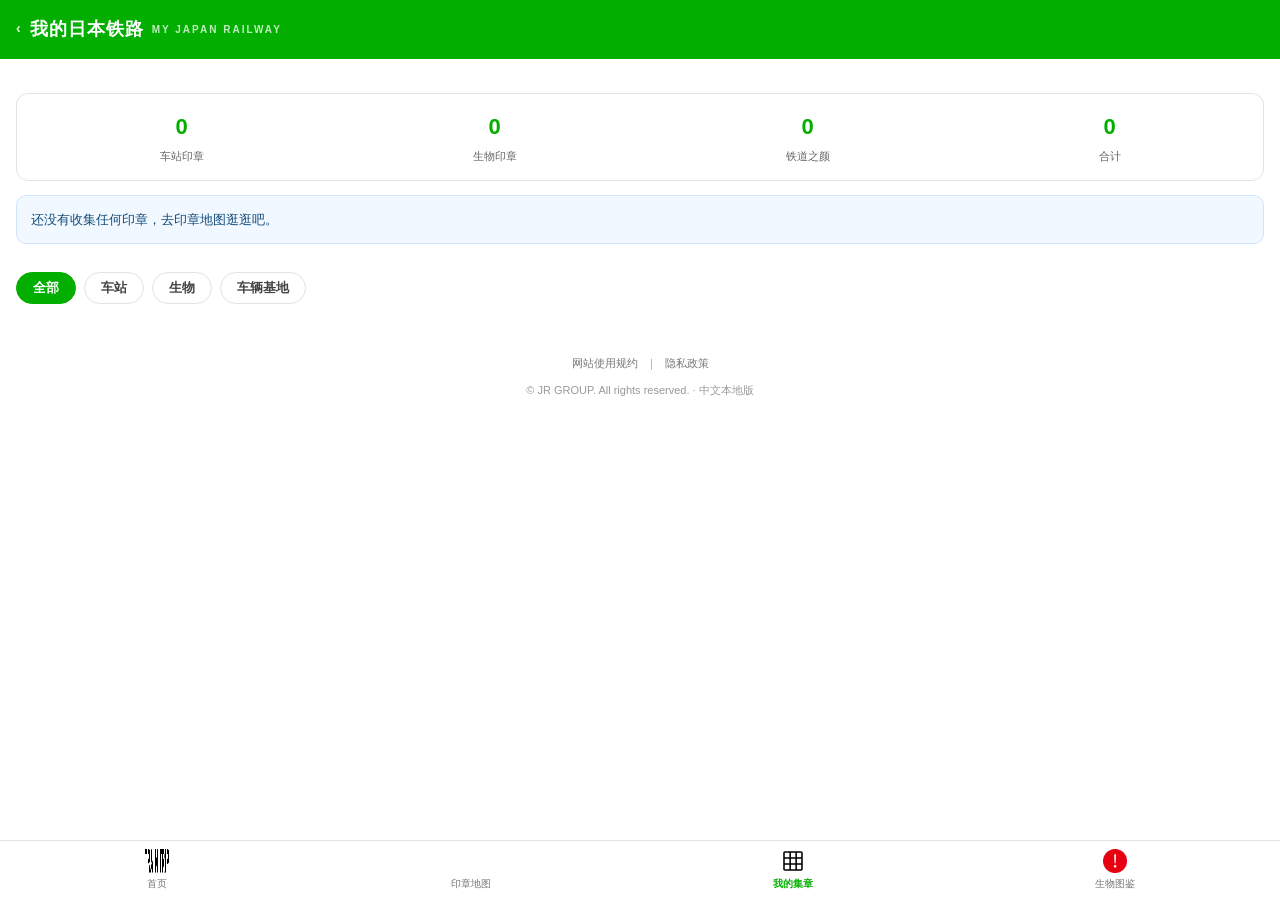
<file: my.html>
<!DOCTYPE html>
<html lang="zh-CN">
<head>
<meta charset="UTF-8">
<meta name="viewport" content="width=device-width, initial-scale=1, viewport-fit=cover">
<title>我的日本铁路｜TRAIN TRIP 中文本地版</title>
<link rel="stylesheet" href="css/style.css">
</head>
<body>
<div class="page">
  <div class="page-title"><a class="back" href="index.html">‹</a> 我的日本铁路 <span class="en">MY JAPAN RAILWAY</span></div>

  <section class="section">
    <div class="stats-bar">
      <div class="stat"><div class="num" id="nStation">0</div><div class="label">车站印章</div></div>
      <div class="stat"><div class="num" id="nIkimono">0</div><div class="label">生物印章</div></div>
      <div class="stat"><div class="num" id="nFace">0</div><div class="label">铁道之颜</div></div>
      <div class="stat"><div class="num" id="nTotal">0</div><div class="label">合计</div></div>
    </div>
    <p class="notice info" id="emptyTip">还没有收集任何印章，去印章地图逛逛吧。</p>
  </section>

  <div class="filter-tabs">
    <button class="filter-tab active" data-f="all">全部</button>
    <button class="filter-tab" data-f="station">车站</button>
    <button class="filter-tab" data-f="ikimono">生物</button>
    <button class="filter-tab" data-f="face">车辆基地</button>
  </div>

  <section class="section">
    <div class="card-list" id="list"></div>
  </section>

  <footer class="footer">
    <a href="terms.html">网站使用规约</a>｜<a href="privacy.html">隐私政策</a>
    <p class="copyright">© JR GROUP. All rights reserved. · 中文本地版</p>
  </footer>

  <nav class="bottom-nav">
    <a href="index.html"><img src="assets/img/common/logo-traintrip.png" alt="">首页</a>
    <a href="find.html"><img src="assets/img/find/pin_station_white.png" alt="">印章地图</a>
    <a href="my.html" class="active"><img src="assets/img/common/icon-grid.svg" alt="">我的集章</a>
    <a href="ikimono.html"><img src="assets/img/common/icon-annotation.png" alt="">生物图鉴</a>
  </nav>
</div>

<script src="js/app.js"></script>
<script>
var STATIONS = [], IKIMONO = [];
var mode = "all";

function render() {
  var stamps = window.TT.loadStamps();
  var listEl = document.getElementById("list");
  var items = [];
  Object.keys(stamps).forEach(function (k) {
    if (k.indexOf("st_") === 0) {
      var id = k.slice(3);
      var st = STATIONS.filter(function (s) { return String(s.id) === id; })[0];
      if (st) items.push({ type: "station", name: window.TT.stationLabel(st.name), group: st.group, time: stamps[k].t });
    } else if (k.indexOf("ikimono_") === 0) {
      var no = k.slice(8);
      var ik = IKIMONO.filter(function (s) { return String(s.no) === no; })[0];
      if (ik) items.push({ type: "ikimono", name: ik.title_cn, group: ik.group, time: stamps[k].t });
    } else if (k.indexOf("face_") === 0) {
      items.push({ type: "face", name: window.TT.stationLabel(k.slice(5)), group: "铁道之颜", time: stamps[k].t });
    }
  });
  if (mode === "station") items = items.filter(function (i) { return i.type === "station"; });
  if (mode === "ikimono") items = items.filter(function (i) { return i.type === "ikimono"; });
  if (mode === "face") items = items.filter(function (i) { return i.type === "face"; });
  items.sort(function (a, b) { return b.time - a.time; });

  document.getElementById("emptyTip").classList.toggle("hidden", items.length > 0);
  listEl.innerHTML = items.map(function (i) {
    var tag = i.type === "station" ? '<span class="tag green">车站</span>' :
      i.type === "ikimono" ? '<span class="tag blue">生物</span>' : '<span class="tag red">车辆基地</span>';
    var d = new Date(i.time);
    var ds = d.getFullYear() + "-" + String(d.getMonth() + 1).padStart(2, "0") + "-" + String(d.getDate()).padStart(2, "0");
    return '<div class="card">' + tag + '<span class="tag">' + (window.TT.GROUP_CN[i.group] || i.group || "") + '</span>' +
      '<h3>' + i.name + '</h3><div class="meta">获得日期：' + ds + '</div></div>';
  }).join("");
}
function updateCounts() {
  var stamps = window.TT.loadStamps();
  var ns = 0, ni = 0, nf = 0;
  Object.keys(stamps).forEach(function (k) {
    if (k.indexOf("st_") === 0) ns++;
    else if (k.indexOf("ikimono_") === 0) ni++;
    else if (k.indexOf("face_") === 0) nf++;
  });
  document.getElementById("nStation").textContent = ns;
  document.getElementById("nIkimono").textContent = ni;
  document.getElementById("nFace").textContent = nf;
  document.getElementById("nTotal").textContent = ns + ni + nf;
}
document.querySelectorAll(".filter-tab").forEach(function (t) {
  t.addEventListener("click", function () {
    document.querySelectorAll(".filter-tab").forEach(function (x) { x.classList.remove("active"); });
    t.classList.add("active");
    mode = t.getAttribute("data-f");
    render();
  });
});
document.addEventListener("stampchange", function () { updateCounts(); render(); });
window.TT.loadJSON("data/stations_cn.json").then(function (d) { STATIONS = d; render(); });
window.TT.loadJSON("data/ikimono_cn.json").then(function (d) { IKIMONO = d; render(); });
updateCounts();
</script>
</body>
</html>
</file>
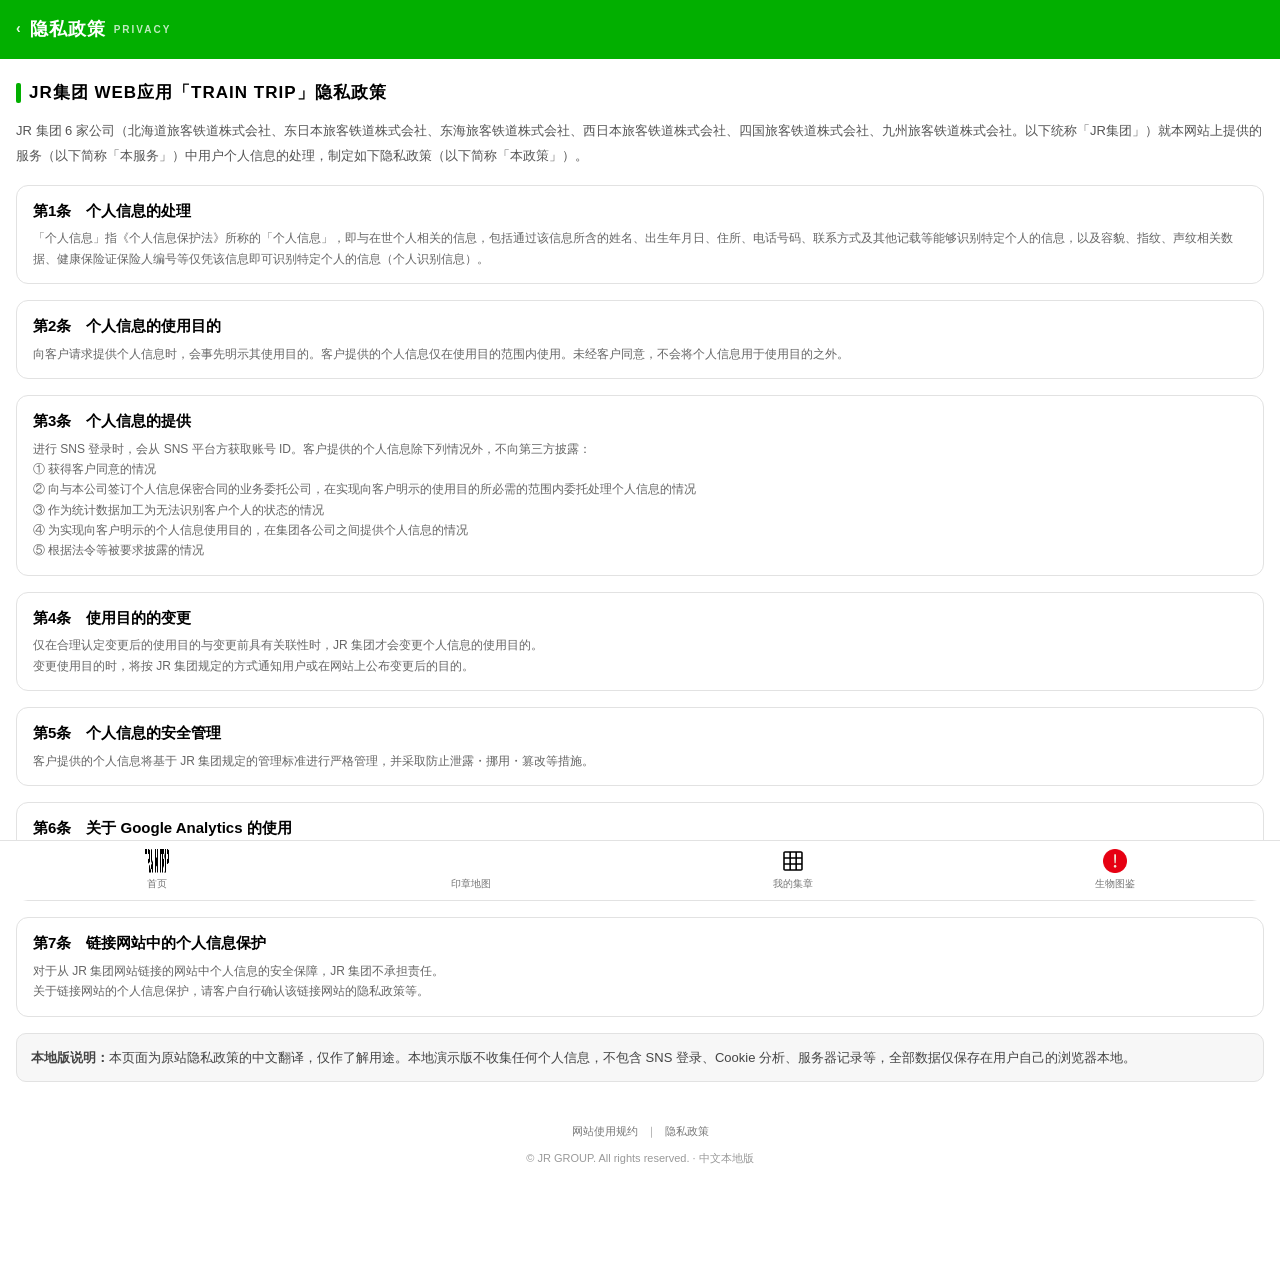
<file: privacy.html>
<!DOCTYPE html>
<html lang="zh-CN">
<head>
<meta charset="UTF-8">
<meta name="viewport" content="width=device-width, initial-scale=1, viewport-fit=cover">
<title>隐私政策｜TRAIN TRIP 中文本地版</title>
<link rel="stylesheet" href="css/style.css">
</head>
<body>
<div class="page">
  <div class="page-title"><a class="back" href="index.html">‹</a> 隐私政策 <span class="en">PRIVACY</span></div>

  <section class="section">
    <h2 class="section-title">JR集团 WEB应用「TRAIN TRIP」隐私政策</h2>
    <p class="meta" style="font-size:13px;color:#555;line-height:1.9;">
      JR 集团 6 家公司（北海道旅客铁道株式会社、东日本旅客铁道株式会社、东海旅客铁道株式会社、西日本旅客铁道株式会社、四国旅客铁道株式会社、九州旅客铁道株式会社。以下统称「JR集团」）就本网站上提供的服务（以下简称「本服务」）中用户个人信息的处理，制定如下隐私政策（以下简称「本政策」）。
    </p>

    <div class="card mt16"><h3>第1条　个人信息的处理</h3><div class="meta">
      「个人信息」指《个人信息保护法》所称的「个人信息」，即与在世个人相关的信息，包括通过该信息所含的姓名、出生年月日、住所、电话号码、联系方式及其他记载等能够识别特定个人的信息，以及容貌、指纹、声纹相关数据、健康保险证保险人编号等仅凭该信息即可识别特定个人的信息（个人识别信息）。
    </div></div>

    <div class="card mt16"><h3>第2条　个人信息的使用目的</h3><div class="meta">
      向客户请求提供个人信息时，会事先明示其使用目的。客户提供的个人信息仅在使用目的范围内使用。未经客户同意，不会将个人信息用于使用目的之外。
    </div></div>

    <div class="card mt16"><h3>第3条　个人信息的提供</h3><div class="meta">
      进行 SNS 登录时，会从 SNS 平台方获取账号 ID。客户提供的个人信息除下列情况外，不向第三方披露：<br>
      ① 获得客户同意的情况<br>
      ② 向与本公司签订个人信息保密合同的业务委托公司，在实现向客户明示的使用目的所必需的范围内委托处理个人信息的情况<br>
      ③ 作为统计数据加工为无法识别客户个人的状态的情况<br>
      ④ 为实现向客户明示的个人信息使用目的，在集团各公司之间提供个人信息的情况<br>
      ⑤ 根据法令等被要求披露的情况
    </div></div>

    <div class="card mt16"><h3>第4条　使用目的的变更</h3><div class="meta">
      仅在合理认定变更后的使用目的与变更前具有关联性时，JR 集团才会变更个人信息的使用目的。<br>
      变更使用目的时，将按 JR 集团规定的方式通知用户或在网站上公布变更后的目的。
    </div></div>

    <div class="card mt16"><h3>第5条　个人信息的安全管理</h3><div class="meta">
      客户提供的个人信息将基于 JR 集团规定的管理标准进行严格管理，并采取防止泄露・挪用・篡改等措施。
    </div></div>

    <div class="card mt16"><h3>第6条　关于 Google Analytics 的使用</h3><div class="meta">
      为掌握各页面的访问情况，可能会使用 Google Analytics 功能。Google Analytics 利用「Cookie」分析网站的访问情况。Google Analytics 收集的信息根据 Google 公司的隐私政策进行管理。可在 Google 公司的停用附加组件下载页面禁用 Google Analytics。
    </div></div>

    <div class="card mt16"><h3>第7条　链接网站中的个人信息保护</h3><div class="meta">
      对于从 JR 集团网站链接的网站中个人信息的安全保障，JR 集团不承担责任。<br>
      关于链接网站的个人信息保护，请客户自行确认该链接网站的隐私政策等。
    </div></div>

    <p class="notice mt16"><b>本地版说明：</b>本页面为原站隐私政策的中文翻译，仅作了解用途。本地演示版不收集任何个人信息，不包含 SNS 登录、Cookie 分析、服务器记录等，全部数据仅保存在用户自己的浏览器本地。</p>
  </section>

  <footer class="footer">
    <a href="terms.html">网站使用规约</a>｜<a href="privacy.html">隐私政策</a>
    <p class="copyright">© JR GROUP. All rights reserved. · 中文本地版</p>
  </footer>

  <nav class="bottom-nav">
    <a href="index.html"><img src="assets/img/common/logo-traintrip.png" alt="">首页</a>
    <a href="find.html"><img src="assets/img/find/pin_station_white.png" alt="">印章地图</a>
    <a href="my.html"><img src="assets/img/common/icon-grid.svg" alt="">我的集章</a>
    <a href="ikimono.html"><img src="assets/img/common/icon-annotation.png" alt="">生物图鉴</a>
  </nav>
</div>
<script src="js/app.js"></script>
</body>
</html>
</file>
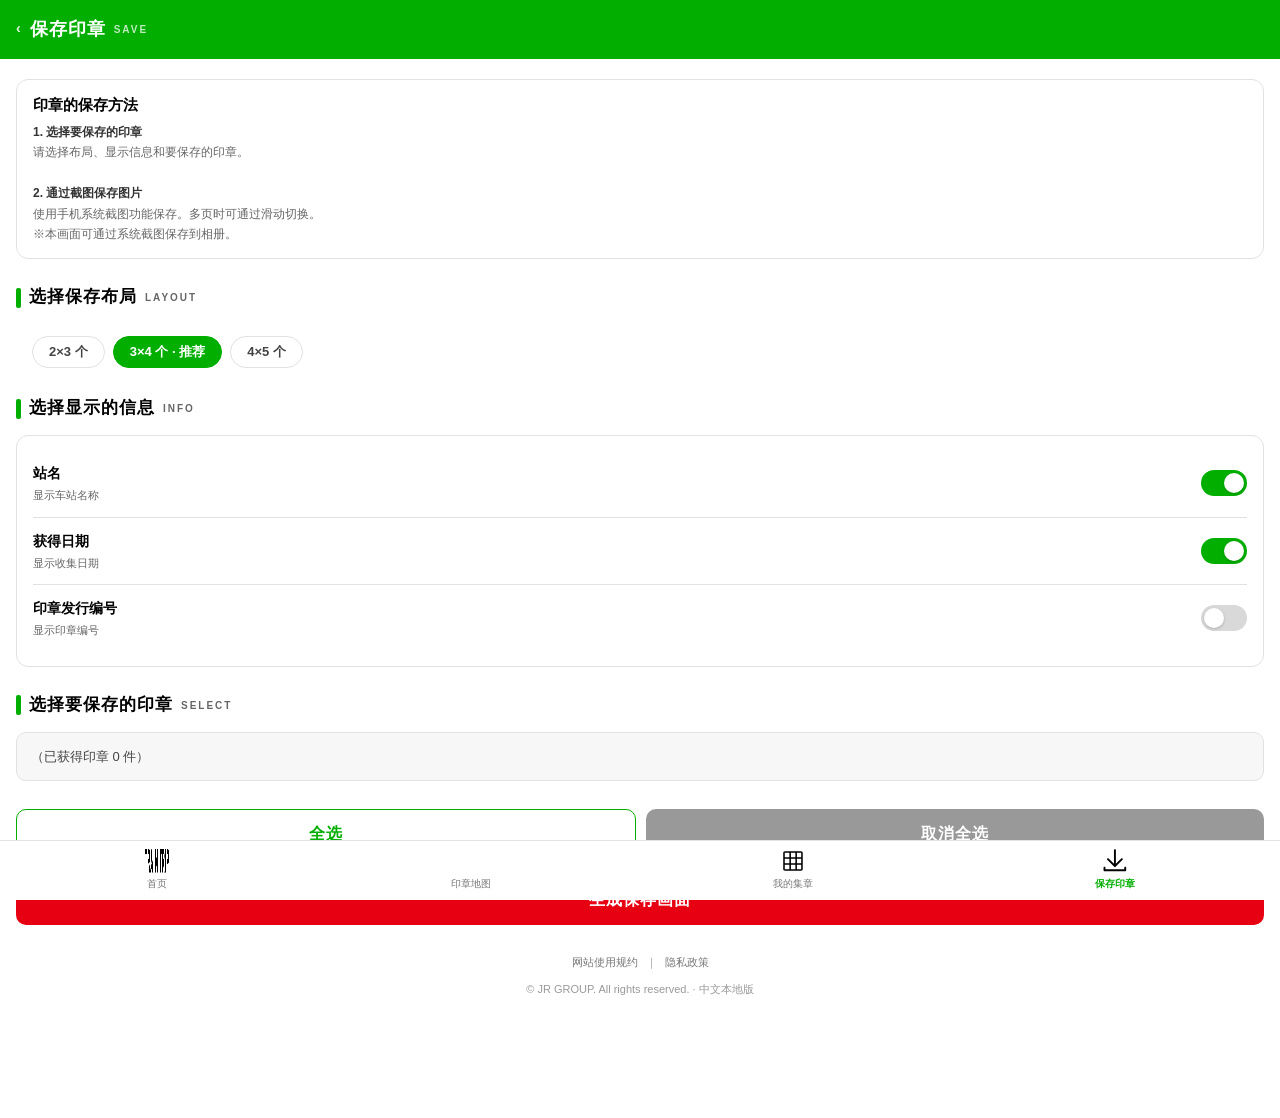
<file: save.html>
<!DOCTYPE html>
<html lang="zh-CN">
<head>
<meta charset="UTF-8">
<meta name="viewport" content="width=device-width, initial-scale=1, viewport-fit=cover">
<title>保存印章｜TRAIN TRIP 中文本地版</title>
<link rel="stylesheet" href="css/style.css">
</head>
<body>
<div class="page">
  <div class="page-title"><a class="back" href="index.html">‹</a> 保存印章 <span class="en">SAVE</span></div>

  <section class="section">
    <div class="card">
      <h3>印章的保存方法</h3>
      <div class="meta">
        <b>1. 选择要保存的印章</b><br>请选择布局、显示信息和要保存的印章。<br><br>
        <b>2. 通过截图保存图片</b><br>使用手机系统截图功能保存。多页时可通过滑动切换。<br>※本画面可通过系统截图保存到相册。
      </div>
    </div>
  </section>

  <section class="section">
    <h2 class="section-title">选择保存布局<span class="en">LAYOUT</span></h2>
    <div class="filter-tabs">
      <button class="filter-tab" data-l="6">2×3 个</button>
      <button class="filter-tab active" data-l="12">3×4 个 · 推荐</button>
      <button class="filter-tab" data-l="20">4×5 个</button>
    </div>
  </section>

  <section class="section">
    <h2 class="section-title">选择显示的信息<span class="en">INFO</span></h2>
    <div class="card">
      <div class="save-option"><div><div class="label">站名</div><div class="hint">显示车站名称</div></div><div class="switch on" data-opt="station" onclick="toggleOpt(this)"></div></div>
      <div class="save-option"><div><div class="label">获得日期</div><div class="hint">显示收集日期</div></div><div class="switch on" data-opt="date" onclick="toggleOpt(this)"></div></div>
      <div class="save-option"><div><div class="label">印章发行编号</div><div class="hint">显示印章编号</div></div><div class="switch" data-opt="no" onclick="toggleOpt(this)"></div></div>
    </div>
  </section>

  <section class="section">
    <h2 class="section-title">选择要保存的印章<span class="en">SELECT</span></h2>
    <p class="notice" id="selTip">（已获得印章 0 件）</p>
    <div class="station-chips" id="stampSel"></div>
    <div class="mt16" style="display:flex;gap:10px;">
      <button class="btn outline" style="flex:1" onclick="selAll()">全选</button>
      <button class="btn gray" style="flex:1" onclick="selNone()">取消全选</button>
    </div>
    <button class="btn red mt16" id="previewBtn" onclick="preview()">生成保存画面</button>
  </section>

  <footer class="footer">
    <a href="terms.html">网站使用规约</a>｜<a href="privacy.html">隐私政策</a>
    <p class="copyright">© JR GROUP. All rights reserved. · 中文本地版</p>
  </footer>

  <nav class="bottom-nav">
    <a href="index.html"><img src="assets/img/common/logo-traintrip.png" alt="">首页</a>
    <a href="find.html"><img src="assets/img/find/pin_station_white.png" alt="">印章地图</a>
    <a href="my.html"><img src="assets/img/common/icon-grid.svg" alt="">我的集章</a>
    <a href="save.html" class="active"><img src="assets/img/common/icon-save.svg" alt="">保存印章</a>
  </nav>
</div>

<div class="modal-mask hidden" id="previewModal">
  <div class="modal-box">
    <button class="close" onclick="closePreview()">✕ 关闭</button>
    <h3>保存画面预览</h3>
    <p class="notice info">本地版提供预览。正式生成图片需配合系统截图使用。</p>
    <div id="previewArea" style="background:#f7f7f7;border-radius:10px;padding:14px;min-height:180px;"></div>
    <button class="btn mt16" onclick="closePreview()">完成</button>
  </div>
</div>

<script src="js/app.js"></script>
<script>
var STATIONS = [], selected = {}, opts = { station: true, date: true, no: false };
var layout = 12;

function renderSel() {
  var stamps = window.TT.loadStamps();
  var list = [];
  Object.keys(stamps).forEach(function (k) {
    if (k.indexOf("st_") === 0) {
      var id = k.slice(3);
      var st = STATIONS.filter(function (s) { return String(s.id) === id; })[0];
      if (st) list.push({ k: k, name: window.TT.stationLabel(st.name) });
    } else if (k.indexOf("ikimono_") === 0) {
      list.push({ k: k, name: "生物图鉴" });
    } else if (k.indexOf("face_") === 0) {
      list.push({ k: k, name: window.TT.stationLabel(k.slice(5)) });
    }
  });
  document.getElementById("selTip").textContent = "（已获得印章 " + list.length + " 件）";
  var box = document.getElementById("stampSel");
  box.innerHTML = list.map(function (i) {
    var on = !!selected[i.k];
    return '<span class="station-chip' + (on ? " got" : "") + '" data-k="' + i.k + '">' + i.name + (on ? " ✓" : "") + '</span>';
  }).join("");
  box.querySelectorAll(".station-chip").forEach(function (chip) {
    chip.addEventListener("click", function () {
      var k = chip.getAttribute("data-k");
      selected[k] = !selected[k];
      renderSel();
    });
  });
}
function toggleOpt(el) { el.classList.toggle("on"); opts[el.getAttribute("data-opt")] = el.classList.contains("on"); }
function selAll() { Object.keys(window.TT.loadStamps()).forEach(function (k) { selected[k] = true; }); renderSel(); }
function selNone() { selected = {}; renderSel(); }
function preview() {
  var sel = Object.keys(selected).filter(function (k) { return selected[k]; });
  var area = document.getElementById("previewArea");
  if (!sel.length) { alert("请先选择要保存的印章"); return; }
  var stamps = window.TT.loadStamps();
  var html = '<div style="display:grid;grid-template-columns:repeat(3,1fr);gap:8px;">';
  sel.slice(0, 12).forEach(function (k) {
    var name = "印章";
    if (k.indexOf("st_") === 0) { var st = STATIONS.filter(function (s) { return String(s.id) === k.slice(3); })[0]; if (st) name = window.TT.stationLabel(st.name); }
    else if (k.indexOf("face_") === 0) name = window.TT.stationLabel(k.slice(5));
    var d = new Date(stamps[k].t);
    var ds = d.getFullYear() + "-" + String(d.getMonth() + 1).padStart(2, "0") + "-" + String(d.getDate()).padStart(2, "0");
    html += '<div style="background:#fff;border:1px solid #eee;border-radius:8px;padding:10px;text-align:center;">' +
      '<div style="font-size:10px;color:#aaa;">' + (opts.no ? "No." + k : "印章") + '</div>' +
      '<div style="font-size:13px;font-weight:700;margin:4px 0;">' + name + '</div>' +
      (opts.date ? '<div style="font-size:10px;color:#999;">' + ds + '</div>' : "") +
      '</div>';
  });
  html += '</div>';
  area.innerHTML = html;
  document.getElementById("previewModal").classList.remove("hidden");
}
function closePreview() { document.getElementById("previewModal").classList.add("hidden"); }
document.querySelectorAll("[data-l]").forEach(function (b) {
  b.addEventListener("click", function () {
    document.querySelectorAll("[data-l]").forEach(function (x) { x.classList.remove("active"); });
    b.classList.add("active");
    layout = parseInt(b.getAttribute("data-l"), 10);
  });
});
window.TT.loadJSON("data/stations_cn.json").then(function (d) { STATIONS = d; renderSel(); });
renderSel();
</script>
</body>
</html>
</file>
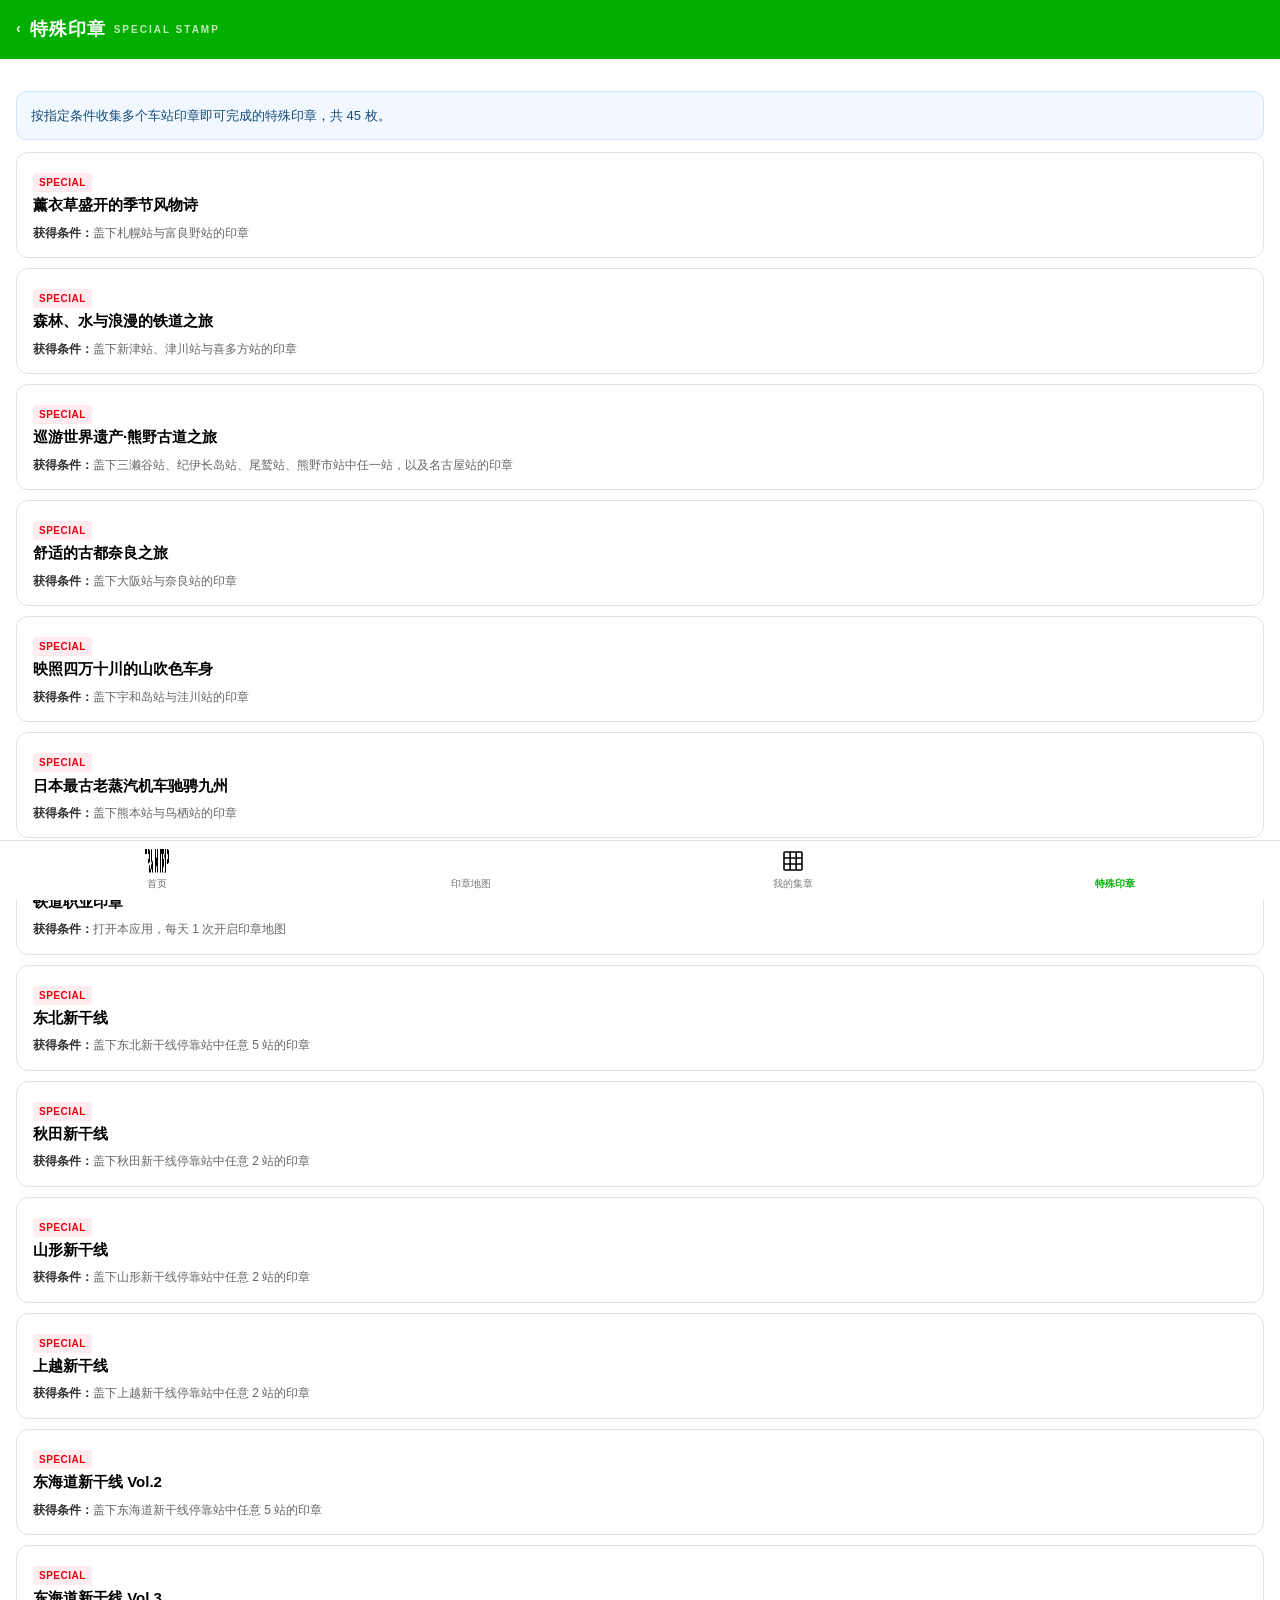
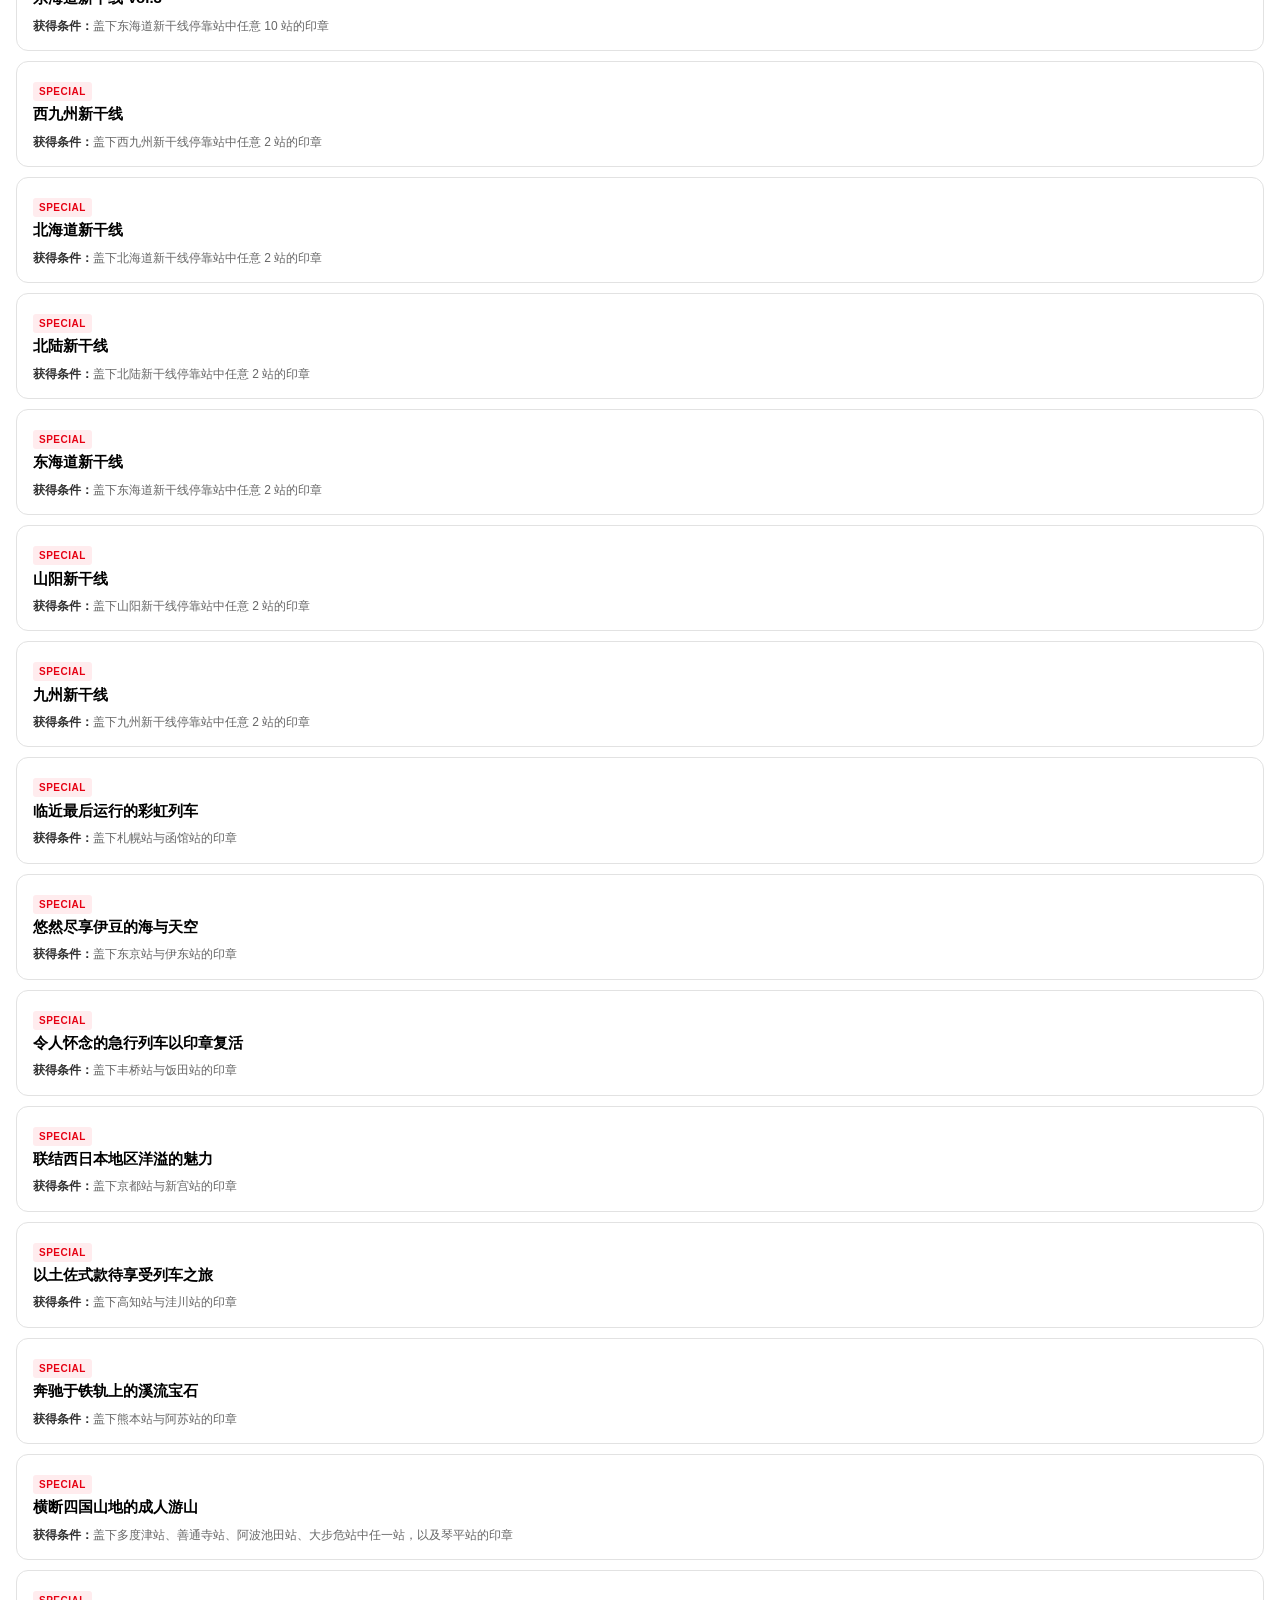
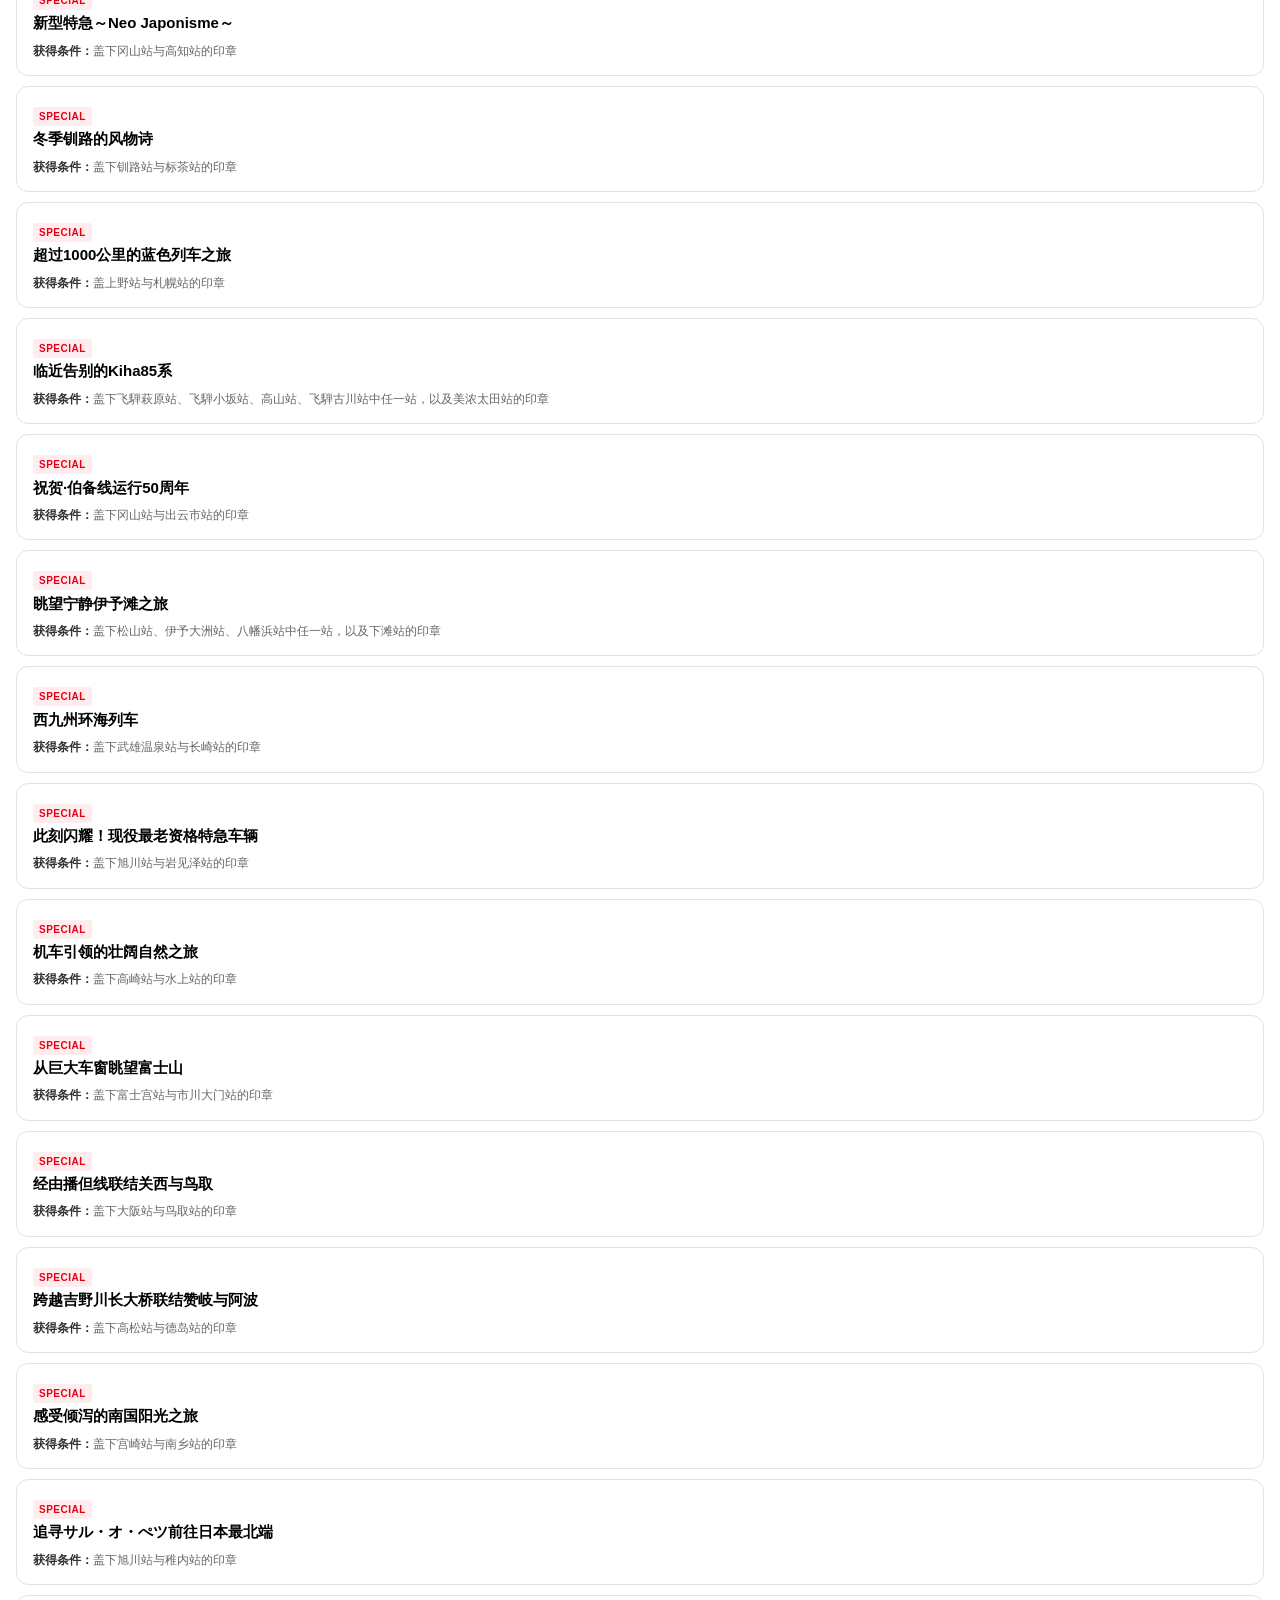
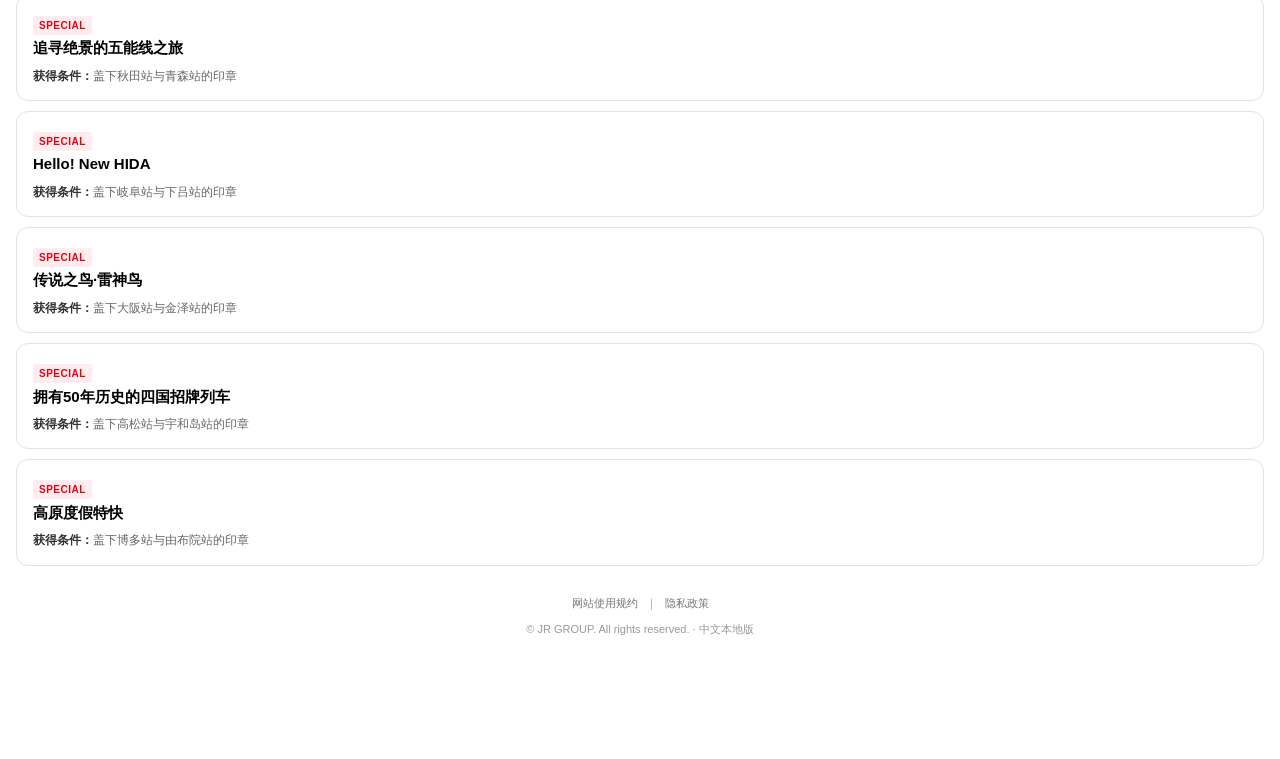
<file: special-stamp.html>
<!DOCTYPE html>
<html lang="zh-CN">
<head>
<meta charset="UTF-8">
<meta name="viewport" content="width=device-width, initial-scale=1, viewport-fit=cover">
<title>特殊印章｜TRAIN TRIP 中文本地版</title>
<link rel="stylesheet" href="css/style.css">
</head>
<body>
<div class="page">
  <div class="page-title"><a class="back" href="index.html">‹</a> 特殊印章 <span class="en">SPECIAL STAMP</span></div>

  <section class="section">
    <p class="notice info">按指定条件收集多个车站印章即可完成的特殊印章，共 45 枚。</p>
    <div class="card-list" id="list"></div>
  </section>

  <footer class="footer">
    <a href="terms.html">网站使用规约</a>｜<a href="privacy.html">隐私政策</a>
    <p class="copyright">© JR GROUP. All rights reserved. · 中文本地版</p>
  </footer>

  <nav class="bottom-nav">
    <a href="index.html"><img src="assets/img/common/logo-traintrip.png" alt="">首页</a>
    <a href="find.html"><img src="assets/img/find/pin_station_white.png" alt="">印章地图</a>
    <a href="my.html"><img src="assets/img/common/icon-grid.svg" alt="">我的集章</a>
    <a href="special-stamp.html" class="active"><img src="assets/img/common/icon-star.svg" alt="">特殊印章</a>
  </nav>
</div>

<script src="js/app.js"></script>
<script>
window.TT.loadJSON("data/special_cn.json").then(function (list) {
  document.getElementById("list").innerHTML = list.map(function (e) {
    return '<div class="card"><div class="tag red">SPECIAL</div>' +
      '<h3>' + e.title_cn + '</h3>' +
      '<div class="meta"><b>获得条件：</b>' + e.cond_cn + '</div></div>';
  }).join("");
});
</script>
</body>
</html>
</file>
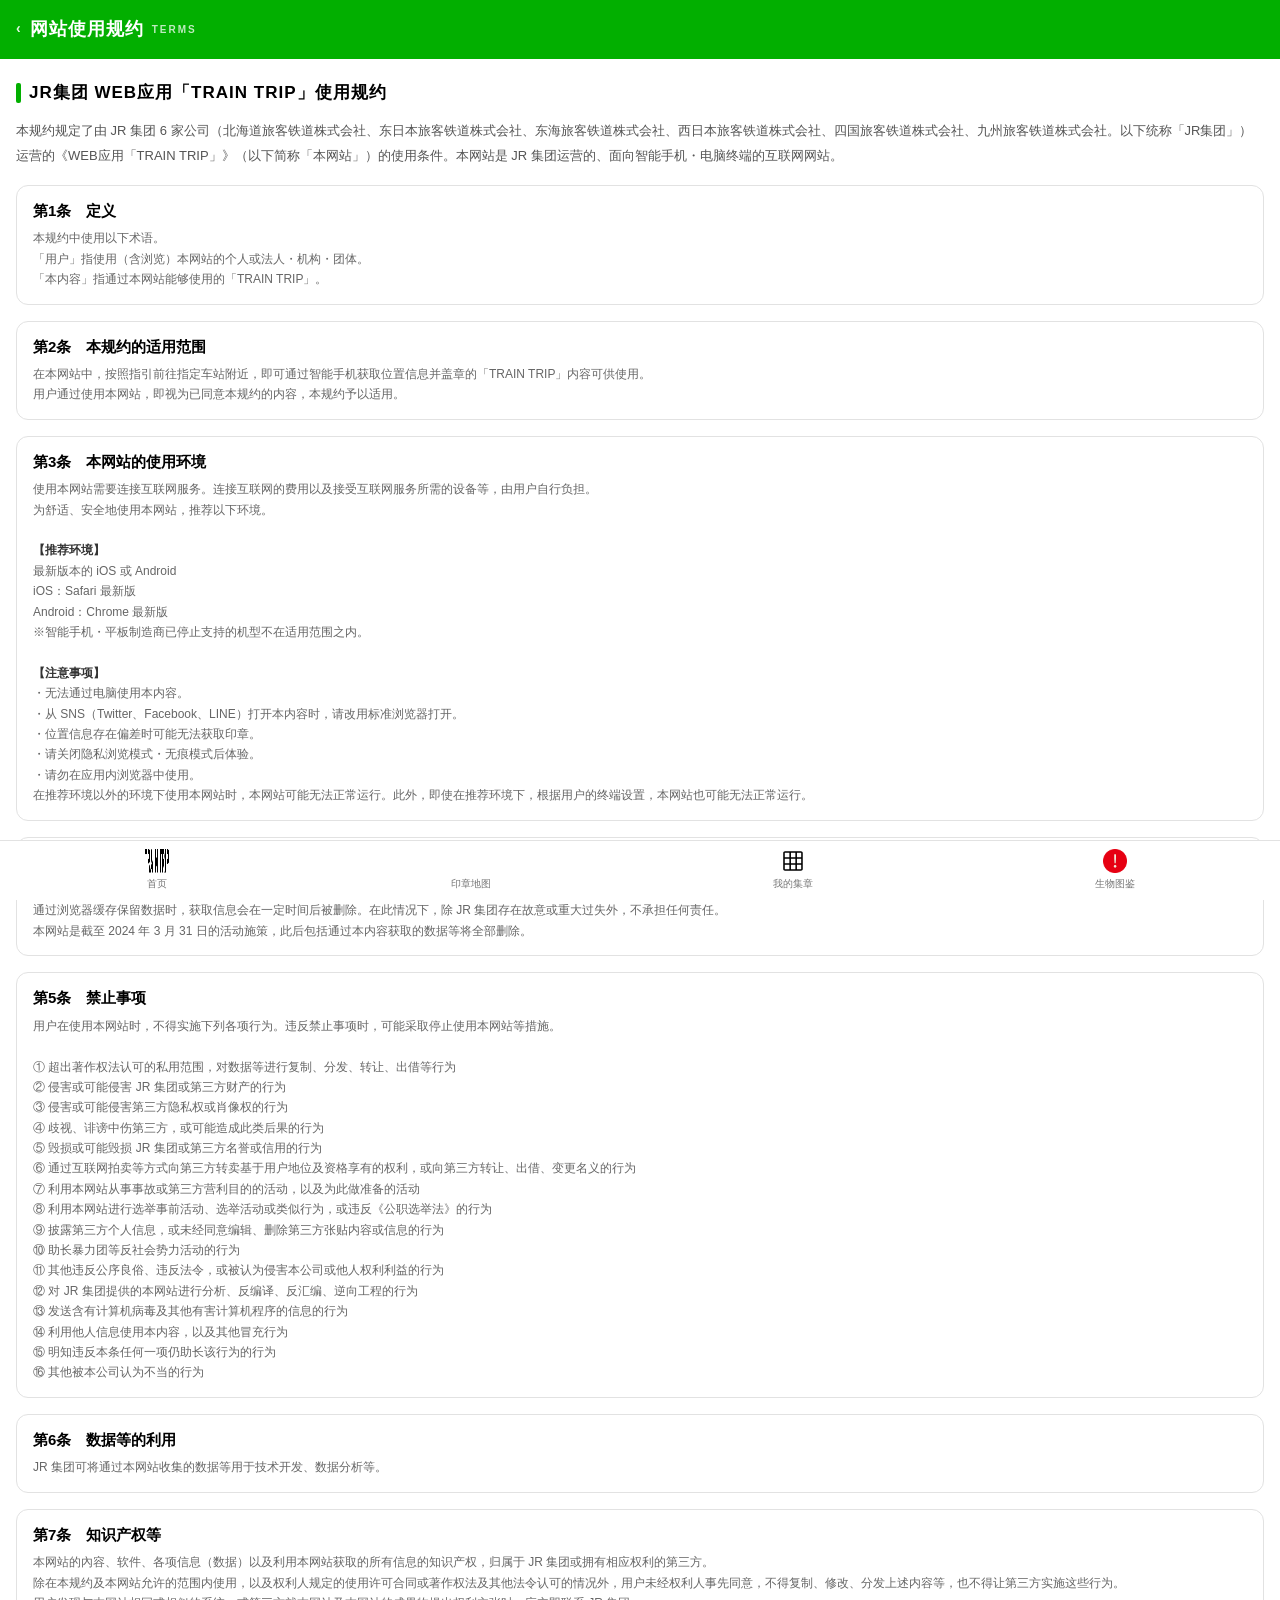
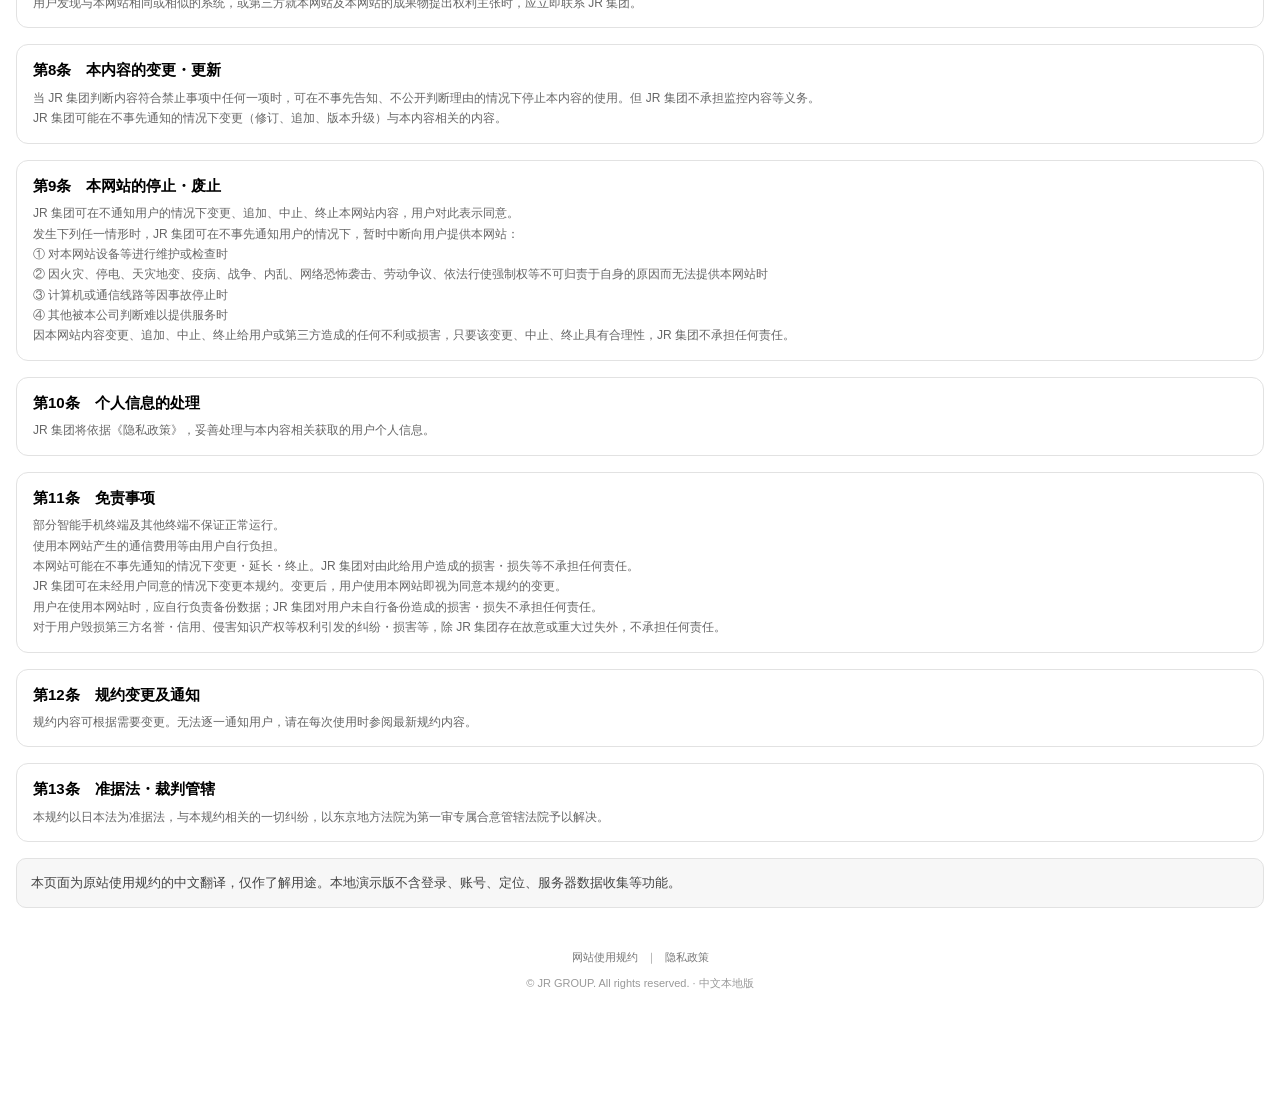
<file: terms.html>
<!DOCTYPE html>
<html lang="zh-CN">
<head>
<meta charset="UTF-8">
<meta name="viewport" content="width=device-width, initial-scale=1, viewport-fit=cover">
<title>网站使用规约｜TRAIN TRIP 中文本地版</title>
<link rel="stylesheet" href="css/style.css">
</head>
<body>
<div class="page">
  <div class="page-title"><a class="back" href="index.html">‹</a> 网站使用规约 <span class="en">TERMS</span></div>

  <section class="section">
    <h2 class="section-title">JR集团 WEB应用「TRAIN TRIP」使用规约</h2>
    <p class="meta" style="font-size:13px;color:#555;line-height:1.9;">
      本规约规定了由 JR 集团 6 家公司（北海道旅客铁道株式会社、东日本旅客铁道株式会社、东海旅客铁道株式会社、西日本旅客铁道株式会社、四国旅客铁道株式会社、九州旅客铁道株式会社。以下统称「JR集团」）运营的《WEB应用「TRAIN TRIP」》（以下简称「本网站」）的使用条件。本网站是 JR 集团运营的、面向智能手机・电脑终端的互联网网站。
    </p>

    <div class="card mt16"><h3>第1条　定义</h3><div class="meta">
      本规约中使用以下术语。<br>
      「用户」指使用（含浏览）本网站的个人或法人・机构・团体。<br>
      「本内容」指通过本网站能够使用的「TRAIN TRIP」。
    </div></div>

    <div class="card mt16"><h3>第2条　本规约的适用范围</h3><div class="meta">
      在本网站中，按照指引前往指定车站附近，即可通过智能手机获取位置信息并盖章的「TRAIN TRIP」内容可供使用。<br>
      用户通过使用本网站，即视为已同意本规约的内容，本规约予以适用。
    </div></div>

    <div class="card mt16"><h3>第3条　本网站的使用环境</h3><div class="meta">
      使用本网站需要连接互联网服务。连接互联网的费用以及接受互联网服务所需的设备等，由用户自行负担。<br>
      为舒适、安全地使用本网站，推荐以下环境。<br><br>
      <b>【推荐环境】</b><br>
      最新版本的 iOS 或 Android<br>
      iOS：Safari 最新版<br>
      Android：Chrome 最新版<br>
      ※智能手机・平板制造商已停止支持的机型不在适用范围之内。<br><br>
      <b>【注意事项】</b><br>
      ・无法通过电脑使用本内容。<br>
      ・从 SNS（Twitter、Facebook、LINE）打开本内容时，请改用标准浏览器打开。<br>
      ・位置信息存在偏差时可能无法获取印章。<br>
      ・请关闭隐私浏览模式・无痕模式后体验。<br>
      ・请勿在应用内浏览器中使用。<br>
      在推荐环境以外的环境下使用本网站时，本网站可能无法正常运行。此外，即使在推荐环境下，根据用户的终端设置，本网站也可能无法正常运行。
    </div></div>

    <div class="card mt16"><h3>第4条　使用本内容时的注意事项</h3><div class="meta">
      为保留所获取的印章数据，需要登录 SNS（Twitter、Facebook、LINE），用户须承担管理用户账号（Twitter ID、Facebook ID、LINE ID）的责任。<br>
      通过浏览器缓存保留数据时，获取信息会在一定时间后被删除。在此情况下，除 JR 集团存在故意或重大过失外，不承担任何责任。<br>
      本网站是截至 2024 年 3 月 31 日的活动施策，此后包括通过本内容获取的数据等将全部删除。
    </div></div>

    <div class="card mt16"><h3>第5条　禁止事项</h3><div class="meta">
      用户在使用本网站时，不得实施下列各项行为。违反禁止事项时，可能采取停止使用本网站等措施。<br><br>
      ① 超出著作权法认可的私用范围，对数据等进行复制、分发、转让、出借等行为<br>
      ② 侵害或可能侵害 JR 集团或第三方财产的行为<br>
      ③ 侵害或可能侵害第三方隐私权或肖像权的行为<br>
      ④ 歧视、诽谤中伤第三方，或可能造成此类后果的行为<br>
      ⑤ 毁损或可能毁损 JR 集团或第三方名誉或信用的行为<br>
      ⑥ 通过互联网拍卖等方式向第三方转卖基于用户地位及资格享有的权利，或向第三方转让、出借、变更名义的行为<br>
      ⑦ 利用本网站从事事故或第三方营利目的的活动，以及为此做准备的活动<br>
      ⑧ 利用本网站进行选举事前活动、选举活动或类似行为，或违反《公职选举法》的行为<br>
      ⑨ 披露第三方个人信息，或未经同意编辑、删除第三方张贴内容或信息的行为<br>
      ⑩ 助长暴力团等反社会势力活动的行为<br>
      ⑪ 其他违反公序良俗、违反法令，或被认为侵害本公司或他人权利利益的行为<br>
      ⑫ 对 JR 集团提供的本网站进行分析、反编译、反汇编、逆向工程的行为<br>
      ⑬ 发送含有计算机病毒及其他有害计算机程序的信息的行为<br>
      ⑭ 利用他人信息使用本内容，以及其他冒充行为<br>
      ⑮ 明知违反本条任何一项仍助长该行为的行为<br>
      ⑯ 其他被本公司认为不当的行为
    </div></div>

    <div class="card mt16"><h3>第6条　数据等的利用</h3><div class="meta">
      JR 集团可将通过本网站收集的数据等用于技术开发、数据分析等。
    </div></div>

    <div class="card mt16"><h3>第7条　知识产权等</h3><div class="meta">
      本网站的內容、软件、各项信息（数据）以及利用本网站获取的所有信息的知识产权，归属于 JR 集团或拥有相应权利的第三方。<br>
      除在本规约及本网站允许的范围内使用，以及权利人规定的使用许可合同或著作权法及其他法令认可的情况外，用户未经权利人事先同意，不得复制、修改、分发上述内容等，也不得让第三方实施这些行为。<br>
      用户发现与本网站相同或相似的系统，或第三方就本网站及本网站的成果物提出权利主张时，应立即联系 JR 集团。
    </div></div>

    <div class="card mt16"><h3>第8条　本内容的变更・更新</h3><div class="meta">
      当 JR 集团判断内容符合禁止事项中任何一项时，可在不事先告知、不公开判断理由的情况下停止本内容的使用。但 JR 集团不承担监控内容等义务。<br>
      JR 集团可能在不事先通知的情况下变更（修订、追加、版本升级）与本内容相关的内容。
    </div></div>

    <div class="card mt16"><h3>第9条　本网站的停止・废止</h3><div class="meta">
      JR 集团可在不通知用户的情况下变更、追加、中止、终止本网站内容，用户对此表示同意。<br>
      发生下列任一情形时，JR 集团可在不事先通知用户的情况下，暂时中断向用户提供本网站：<br>
      ① 对本网站设备等进行维护或检查时<br>
      ② 因火灾、停电、天灾地变、疫病、战争、内乱、网络恐怖袭击、劳动争议、依法行使强制权等不可归责于自身的原因而无法提供本网站时<br>
      ③ 计算机或通信线路等因事故停止时<br>
      ④ 其他被本公司判断难以提供服务时<br>
      因本网站内容变更、追加、中止、终止给用户或第三方造成的任何不利或损害，只要该变更、中止、终止具有合理性，JR 集团不承担任何责任。
    </div></div>

    <div class="card mt16"><h3>第10条　个人信息的处理</h3><div class="meta">
      JR 集团将依据《隐私政策》，妥善处理与本内容相关获取的用户个人信息。
    </div></div>

    <div class="card mt16"><h3>第11条　免责事项</h3><div class="meta">
      部分智能手机终端及其他终端不保证正常运行。<br>
      使用本网站产生的通信费用等由用户自行负担。<br>
      本网站可能在不事先通知的情况下变更・延长・终止。JR 集团对由此给用户造成的损害・损失等不承担任何责任。<br>
      JR 集团可在未经用户同意的情况下变更本规约。变更后，用户使用本网站即视为同意本规约的变更。<br>
      用户在使用本网站时，应自行负责备份数据；JR 集团对用户未自行备份造成的损害・损失不承担任何责任。<br>
      对于用户毁损第三方名誉・信用、侵害知识产权等权利引发的纠纷・损害等，除 JR 集团存在故意或重大过失外，不承担任何责任。
    </div></div>

    <div class="card mt16"><h3>第12条　规约变更及通知</h3><div class="meta">
      规约内容可根据需要变更。无法逐一通知用户，请在每次使用时参阅最新规约内容。
    </div></div>

    <div class="card mt16"><h3>第13条　准据法・裁判管辖</h3><div class="meta">
      本规约以日本法为准据法，与本规约相关的一切纠纷，以东京地方法院为第一审专属合意管辖法院予以解决。
    </div></div>

    <p class="notice mt16">本页面为原站使用规约的中文翻译，仅作了解用途。本地演示版不含登录、账号、定位、服务器数据收集等功能。</p>
  </section>

  <footer class="footer">
    <a href="terms.html">网站使用规约</a>｜<a href="privacy.html">隐私政策</a>
    <p class="copyright">© JR GROUP. All rights reserved. · 中文本地版</p>
  </footer>

  <nav class="bottom-nav">
    <a href="index.html"><img src="assets/img/common/logo-traintrip.png" alt="">首页</a>
    <a href="find.html"><img src="assets/img/find/pin_station_white.png" alt="">印章地图</a>
    <a href="my.html"><img src="assets/img/common/icon-grid.svg" alt="">我的集章</a>
    <a href="ikimono.html"><img src="assets/img/common/icon-annotation.png" alt="">生物图鉴</a>
  </nav>
</div>
<script src="js/app.js"></script>
</body>
</html>
</file>
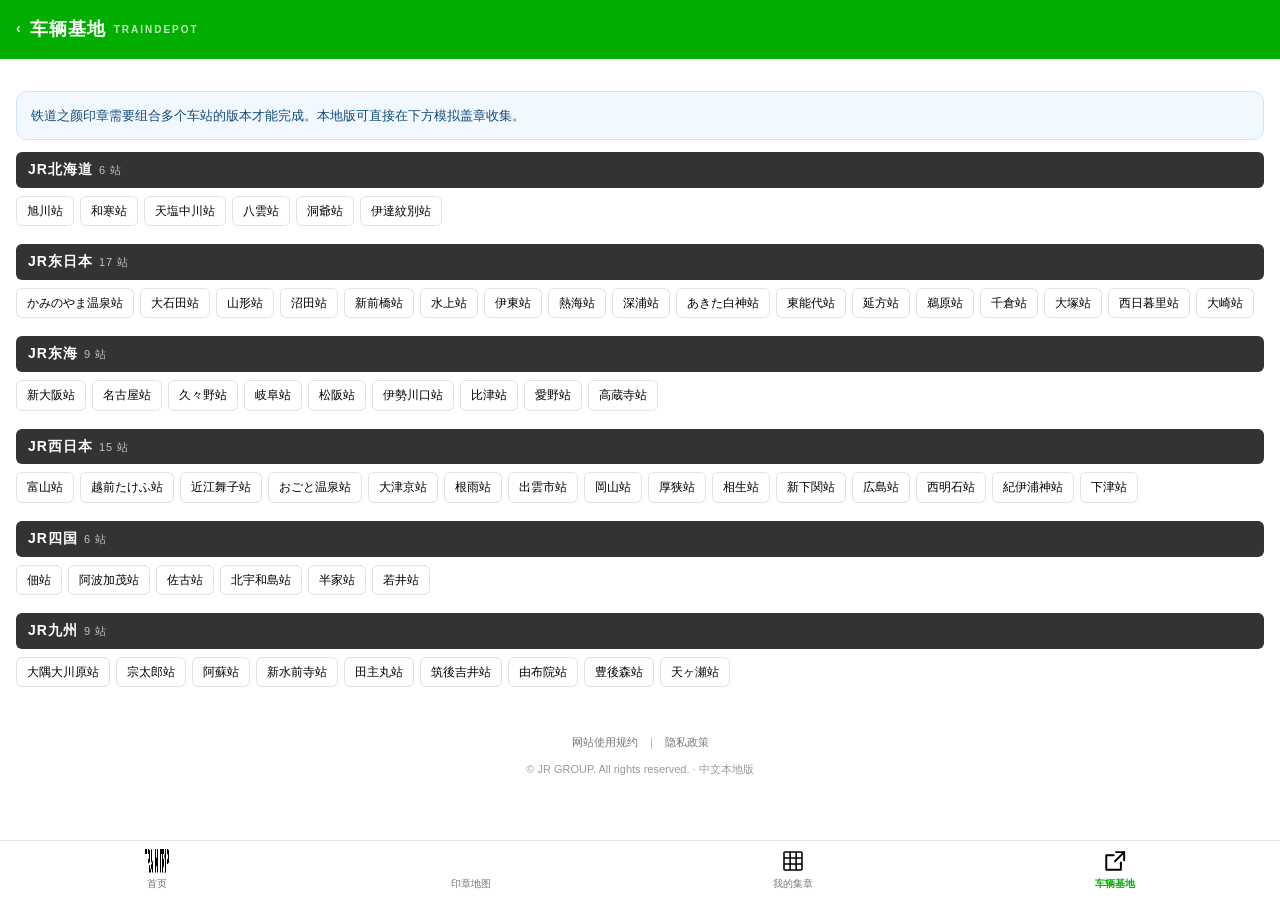
<file: traindepot.html>
<!DOCTYPE html>
<html lang="zh-CN">
<head>
<meta charset="UTF-8">
<meta name="viewport" content="width=device-width, initial-scale=1, viewport-fit=cover">
<title>车辆基地｜TRAIN TRIP 中文本地版</title>
<link rel="stylesheet" href="css/style.css">
</head>
<body>
<div class="page">
  <div class="page-title"><a class="back" href="index.html">‹</a> 车辆基地 <span class="en">TRAINDEPOT</span></div>

  <section class="section">
    <p class="notice info">铁道之颜印章需要组合多个车站的版本才能完成。本地版可直接在下方模拟盖章收集。</p>
    <div id="groups"></div>
  </section>

  <footer class="footer">
    <a href="terms.html">网站使用规约</a>｜<a href="privacy.html">隐私政策</a>
    <p class="copyright">© JR GROUP. All rights reserved. · 中文本地版</p>
  </footer>

  <nav class="bottom-nav">
    <a href="index.html"><img src="assets/img/common/logo-traintrip.png" alt="">首页</a>
    <a href="find.html"><img src="assets/img/find/pin_station_white.png" alt="">印章地图</a>
    <a href="my.html"><img src="assets/img/common/icon-grid.svg" alt="">我的集章</a>
    <a href="traindepot.html" class="active"><img src="assets/img/common/icon-blank.svg" alt="">车辆基地</a>
  </nav>
</div>

<script src="js/app.js"></script>
<script>
window.TT.loadJSON("data/traindepot_cn.json").then(function (groups) {
  var box = document.getElementById("groups");
  box.innerHTML = groups.map(function (g) {
    var chips = g.stations.map(function (s) {
      var id = "face_" + s;
      var got = window.TT.hasStamp(id);
      return '<span class="station-chip' + (got ? " got" : "") + '" data-id="' + id + '" data-name="' + s + '">' +
        window.TT.stationLabel(s) + (got ? " ✓" : "") + '</span>';
    }).join("");
    return '<div class="station-group"><h4>' + g.group + '<span class="n">' + g.stations.length + ' 站</span></h4><div class="station-chips">' + chips + '</div></div>';
  }).join("");
  box.querySelectorAll(".station-chip").forEach(function (chip) {
    chip.addEventListener("click", function () {
      var id = chip.getAttribute("data-id");
      var got = window.TT.hasStamp(id);
      if (got) { window.TT.removeStamp(id); chip.classList.remove("got"); chip.textContent = chip.textContent.replace(" ✓", ""); }
      else { window.TT.addStamp(id); chip.classList.add("got"); chip.textContent = chip.textContent + " ✓"; }
    });
  });
});
</script>
</body>
</html>
</file>
<file: css/style.css>
/* ============================================================
   TRAIN TRIP 中文本地版 样式
   设计语言继承原站：JR绿 #02af00 / JR红 #e60012 / 黑 #000 / 白 #fff
   ============================================================ */
:root {
  --jr-green: #02af00;
  --jr-green-dark: #018a00;
  --jr-red: #e60012;
  --ink: #000;
  --gray: #666;
  --gray-light: #ededed;
  --line: #e2e2e2;
  --blue: #1a87fe;
}
* { margin: 0; padding: 0; box-sizing: border-box; -webkit-tap-highlight-color: transparent; }
html { font-size: 16px; }
body {
  font-family: -apple-system, BlinkMacSystemFont, "Helvetica Neue", "PingFang SC",
    "Hiragino Sans GB", "Microsoft YaHei", "Noto Sans SC", sans-serif;
  color: var(--ink);
  background: #fff;
  line-height: 1.7;
  -webkit-font-smoothing: antialiased;
}
img { max-width: 100%; display: block; }
a { color: inherit; text-decoration: none; }
ul, ol { list-style: none; }
button { font-family: inherit; cursor: pointer; border: none; background: none; }
.container { max-width: 480px; margin: 0 auto; padding: 0 16px; }
.page { padding-bottom: 90px; min-height: 100vh; }

/* ---------- 顶部 LOGO ---------- */
.site-header {
  display: flex; align-items: center; justify-content: space-between;
  padding: 12px 16px;
  border-bottom: 1px solid var(--line);
  background: #fff;
}
.site-header .logo { height: 30px; }
.site-header .logo img { height: 30px; width: auto; }
.site-header .header-actions { display: flex; align-items: center; gap: 10px; }
.badge-new {
  display: inline-block; background: var(--jr-red); color: #fff;
  font-size: 10px; font-weight: 700; padding: 1px 6px; border-radius: 3px;
  vertical-align: middle; margin-left: 4px; letter-spacing: .5px;
}

/* ---------- 首页主视觉 ---------- */
.hero {
  background: linear-gradient(160deg, #ffffff 0%, #f2f9f2 55%, #e4f3e4 100%);
  padding: 40px 20px 36px;
  text-align: center;
}
.hero .hero-logo { width: 210px; margin: 0 auto 18px; }
.hero h1 {
  font-size: 24px; font-weight: 800; letter-spacing: 2px;
  line-height: 1.4; margin-bottom: 6px;
}
.hero h1 .sub { display: block; font-size: 13px; font-weight: 500; color: var(--jr-green); letter-spacing: 1px; margin-top: 6px; }
.hero .desc { font-size: 14px; color: var(--gray); margin-top: 10px; }
.hero .cta {
  display: block; margin: 22px auto 0; width: fit-content;
  background: var(--jr-green); color: #fff;
  font-size: 16px; font-weight: 700; letter-spacing: 1px;
  padding: 14px 48px; border-radius: 999px;
  box-shadow: 0 4px 14px rgba(2,175,0,.35);
  transition: transform .15s ease, box-shadow .15s ease;
}
.hero .cta:active { transform: scale(.97); box-shadow: 0 2px 8px rgba(2,175,0,.3); }

/* ---------- 菜单网格 ---------- */
.menu-grid { display: grid; grid-template-columns: 1fr 1fr; gap: 10px; padding: 18px 16px 4px; }
.menu-item {
  position: relative; display: flex; flex-direction: column; align-items: center;
  justify-content: center; min-height: 108px;
  background: #fff; border: 1px solid var(--line); border-radius: 12px;
  padding: 16px 10px; text-align: center;
  transition: transform .12s ease, box-shadow .12s ease;
}
.menu-item:active { transform: scale(.97); box-shadow: 0 2px 10px rgba(0,0,0,.08); }
.menu-item .mi-icon { width: 42px; height: 42px; margin-bottom: 8px; display: flex; align-items: center; justify-content: center; }
.menu-item .mi-icon img { max-width: 42px; max-height: 42px; }
.menu-item .mi-title { font-size: 15px; font-weight: 700; letter-spacing: .5px; }
.menu-item .mi-sub { font-size: 11px; color: var(--gray); margin-top: 2px; }
.menu-item .mi-new {
  position: absolute; top: 8px; right: 8px;
  background: var(--jr-red); color: #fff; font-size: 9px; font-weight: 700;
  padding: 1px 5px; border-radius: 3px; letter-spacing: .5px;
}
.menu-item.full { grid-column: 1 / -1; }
.menu-item.hero-green { background: var(--jr-green); border-color: var(--jr-green); }
.menu-item.hero-green .mi-title { color: #fff; }
.menu-item.hero-green .mi-sub { color: rgba(255,255,255,.85); }

/* ---------- 页头 ---------- */
.page-title {
  background: var(--jr-green); color: #fff;
  padding: 14px 16px; font-size: 18px; font-weight: 800; letter-spacing: 1px;
  display: flex; align-items: center; gap: 8px;
}
.page-title .back { font-size: 14px; opacity: .9; }
.page-title .en { font-size: 10px; font-weight: 600; opacity: .75; letter-spacing: 2px; }

/* ---------- 区块 ---------- */
.section { padding: 20px 16px 4px; }
.section-title {
  font-size: 17px; font-weight: 800; letter-spacing: 1px;
  display: flex; align-items: center; gap: 8px; margin-bottom: 12px;
}
.section-title::before { content: ""; width: 5px; height: 20px; background: var(--jr-green); border-radius: 2px; }
.section-title .en { font-size: 10px; color: var(--gray); font-weight: 600; letter-spacing: 2px; }

/* ---------- 提示框 ---------- */
.notice {
  background: #f7f7f7; border: 1px solid var(--line); border-radius: 10px;
  padding: 12px 14px; font-size: 13px; color: #444; margin: 12px 0; line-height: 1.8;
}
.notice.caution { background: #fff5f5; border-color: #ffd4d4; color: #a11; }
.notice.caution .n-title { color: var(--jr-red); font-weight: 800; }
.notice.info { background: #f2f8ff; border-color: #cfe5ff; color: #124b7a; }

/* ---------- 卡片列表 ---------- */
.card-list { display: flex; flex-direction: column; gap: 10px; }
.card {
  background: #fff; border: 1px solid var(--line); border-radius: 12px;
  padding: 14px 16px;
}
.card h3 { font-size: 15px; font-weight: 700; margin-bottom: 4px; line-height: 1.5; }
.card .tag {
  display: inline-block; font-size: 10px; font-weight: 700; letter-spacing: .5px;
  background: #f0f0f0; color: #555; border-radius: 3px; padding: 1px 6px; margin: 2px 4px 2px 0;
}
.card .tag.green { background: #e6f6e6; color: var(--jr-green-dark); }
.card .tag.red { background: #ffecee; color: var(--jr-red); }
.card .tag.blue { background: #e8f3ff; color: #0a5cb8; }
.card .meta { font-size: 12px; color: var(--gray); margin-top: 6px; line-height: 1.7; }
.card .meta b { color: #333; font-weight: 600; }

/* ---------- 生物图鉴 ---------- */
.ikimono-grid { display: grid; grid-template-columns: repeat(3, 1fr); gap: 8px; }
.ikimono-card {
  position: relative; background: #fff; border: 1px solid var(--line);
  border-radius: 10px; padding: 8px 6px; text-align: center; overflow: hidden;
}
.ikimono-card .stamp {
  width: 78px; height: 78px; margin: 4px auto 6px; border-radius: 8px;
  background: #f7f7f7 url("../assets/img/common/icon-blank.svg") no-repeat center / 40px;
  display: flex; align-items: center; justify-content: center;
}
.ikimono-card .stamp img { width: 100%; height: 100%; object-fit: contain; border-radius: 8px; }
.ikimono-card .no { font-size: 9px; color: #aaa; letter-spacing: 1px; }
.ikimono-card .name { font-size: 12px; font-weight: 700; line-height: 1.35; margin-top: 2px; }
.ikimono-card .station { font-size: 10px; color: var(--gray); margin-top: 2px; }
.ikimono-card.got { border-color: var(--jr-green); box-shadow: 0 0 0 1px var(--jr-green) inset; }
.ikimono-card.got .stamp { background: #e6f6e6; }

/* ---------- 筛选标签 ---------- */
.filter-tabs { display: flex; gap: 8px; overflow-x: auto; padding: 12px 16px 2px; -webkit-overflow-scrolling: touch; }
.filter-tab {
  flex: none; font-size: 13px; font-weight: 600; color: #444;
  border: 1px solid var(--line); border-radius: 999px; padding: 6px 16px; background: #fff;
}
.filter-tab.active { background: var(--jr-green); border-color: var(--jr-green); color: #fff; }

/* ---------- 保存页 ---------- */
.save-option { display: flex; align-items: center; justify-content: space-between; padding: 12px 0; border-bottom: 1px solid var(--line); }
.save-option:last-child { border-bottom: none; }
.save-option .label { font-size: 14px; font-weight: 600; }
.save-option .hint { font-size: 11px; color: var(--gray); }
.switch { width: 46px; height: 26px; border-radius: 13px; background: #d9d9d9; position: relative; transition: background .2s; }
.switch.on { background: var(--jr-green); }
.switch::after { content: ""; position: absolute; top: 3px; left: 3px; width: 20px; height: 20px; border-radius: 50%; background: #fff; transition: left .2s; box-shadow: 0 1px 3px rgba(0,0,0,.2); }
.switch.on::after { left: 23px; }

/* ---------- 按钮 ---------- */
.btn {
  display: block; width: 100%; text-align: center;
  background: var(--jr-green); color: #fff;
  font-size: 16px; font-weight: 700; letter-spacing: 1px;
  padding: 14px 20px; border-radius: 10px;
}
.btn:active { opacity: .9; }
.btn.outline { background: #fff; color: var(--jr-green); border: 1.5px solid var(--jr-green); }
.btn.red { background: var(--jr-red); }
.btn.gray { background: #999; }

/* ---------- 底部导航 ---------- */
.bottom-nav {
  position: fixed; left: 0; right: 0; bottom: 0; z-index: 100;
  background: #fff; border-top: 1px solid var(--line);
  display: flex; justify-content: space-around; padding: 6px 4px calc(6px + env(safe-area-inset-bottom));
}
.bottom-nav a { display: flex; flex-direction: column; align-items: center; font-size: 10px; color: #777; padding: 2px 8px; }
.bottom-nav a.active { color: var(--jr-green); font-weight: 700; }
.bottom-nav a img { width: 24px; height: 24px; margin-bottom: 2px; }

/* ---------- 站名列表 ---------- */
.station-group { margin-bottom: 18px; }
.station-group h4 {
  font-size: 14px; font-weight: 800; color: #fff; background: #333;
  border-radius: 6px; padding: 6px 12px; margin-bottom: 8px; letter-spacing: 1px;
}
.station-group h4 .n { font-size: 11px; opacity: .7; font-weight: 500; margin-left: 6px; }
.station-chips { display: flex; flex-wrap: wrap; gap: 6px; }
.station-chip {
  font-size: 12px; border: 1px solid var(--line); border-radius: 6px;
  padding: 4px 10px; background: #fff;
}
.station-chip.got { border-color: var(--jr-green); color: var(--jr-green-dark); background: #f0faf0; }
.station-chip button { all: inherit; }

/* ---------- 弹窗 ---------- */
.modal-mask {
  position: fixed; inset: 0; background: rgba(0,0,0,.55); z-index: 200;
  display: flex; align-items: center; justify-content: center; padding: 24px;
}
.modal-box {
  background: #fff; border-radius: 14px; width: 100%; max-width: 420px;
  padding: 22px 20px; max-height: 78vh; overflow-y: auto;
}
.modal-box h3 { font-size: 17px; font-weight: 800; margin-bottom: 10px; }
.modal-box .close { float: right; font-size: 13px; color: var(--gray); }

/* ---------- 数字/统计条 ---------- */
.stats-bar {
  display: flex; justify-content: space-around; background: #fff;
  border: 1px solid var(--line); border-radius: 12px; padding: 14px 8px; margin: 14px 0;
}
.stats-bar .stat { text-align: center; }
.stats-bar .num { font-size: 22px; font-weight: 800; color: var(--jr-green); }
.stats-bar .label { font-size: 11px; color: var(--gray); margin-top: 2px; }

/* ---------- 首页横幅 ---------- */
.top-banner { margin: 14px 16px 0; border-radius: 12px; overflow: hidden; border: 1px solid var(--line); }
.top-banner img { width: 100%; }

/* ---------- 页脚 ---------- */
.footer { padding: 24px 16px 30px; text-align: center; font-size: 11px; color: #999; }
.footer a { color: #777; margin: 0 8px; }
.footer .copyright { margin-top: 8px; }

/* ---------- 工具类 ---------- */
.hidden { display: none !important; }
.text-center { text-align: center; }
.mt8 { margin-top: 8px; } .mt16 { margin-top: 16px; } .mt24 { margin-top: 24px; }
</file>
